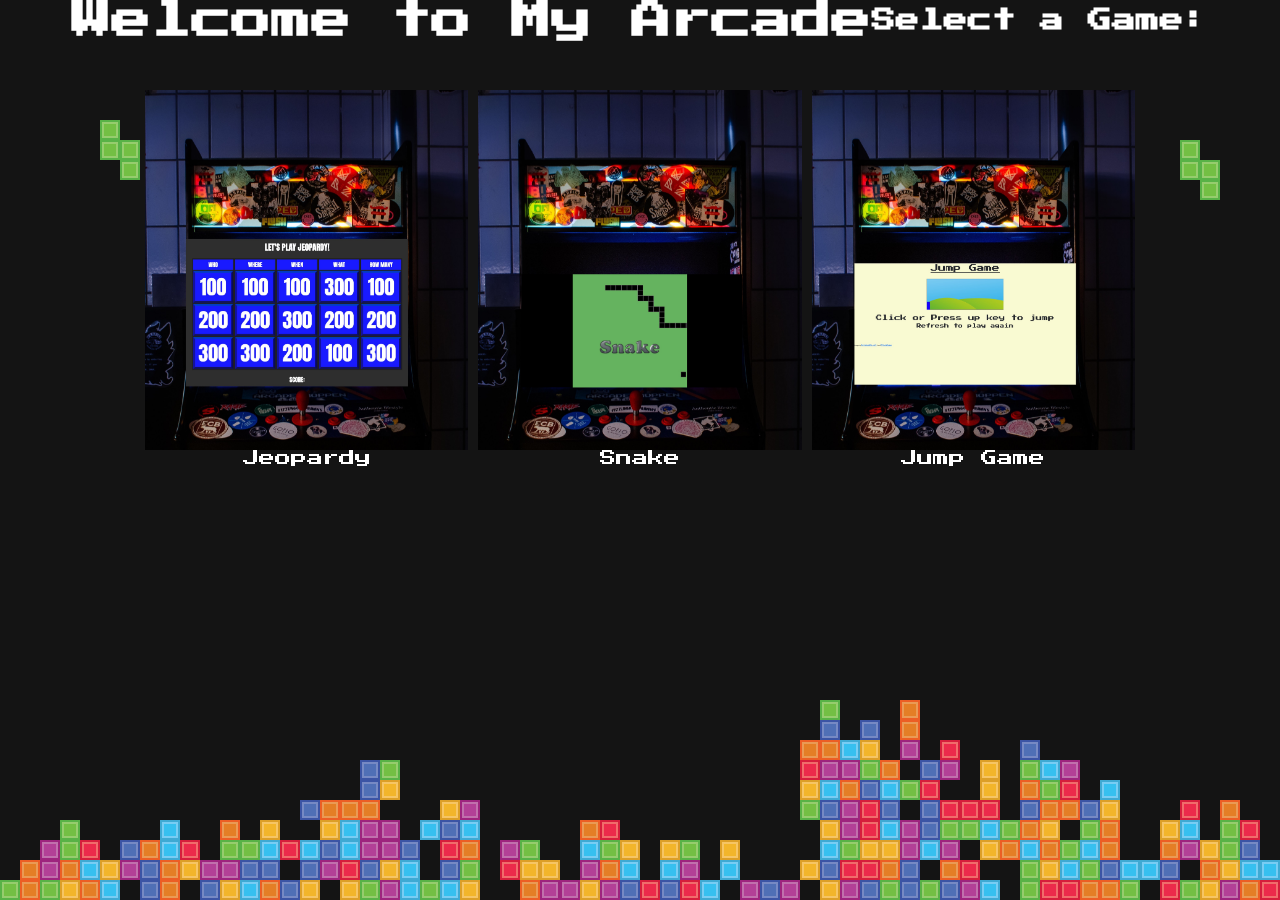
<file: Arcade/index.html>
<!DOCTYPE html>
<html lang="en">
  <head>
    <meta charset="UTF-8" />
    <link rel="icon" href="../Images/MT_Icon.png" />
    <meta http-equiv="X-UA-Compatible" content="IE=edge" />
    <meta name="viewport" content="width=device-width, initial-scale=1.0" />
    <!-- Bootstrap CSS -->
    <link
      href="https://cdn.jsdelivr.net/npm/bootstrap@5.1.2/dist/css/bootstrap.min.css"
      rel="stylesheet"
      integrity="sha384-uWxY/CJNBR+1zjPWmfnSnVxwRheevXITnMqoEIeG1LJrdI0GlVs/9cVSyPYXdcSF"
      crossorigin="anonymous"
    />
    <link rel="stylesheet" href="style.css" />
    <title>Maianne Thornton | Arcade</title>

  </head>
  <body>
    <canvas></canvas>
    <div class="text">
      <h1 class="display-1 pt-5">Welcome to My Arcade</h1>
      <h2>Select a Game:</h2>
    </div>

    <div class="container">
        <div class="game">
          <a href="jeopardygame/index.html"
            ><img
              src="Images/jeopardyGame.jpg"
              class="rounded border border-info"
              alt="Jump Game Arcade View"
          /></a>
          <p class="text">Jeopardy</p>
        </div>
        <div class="game">
          <a href="Snake/index.html"
            ><img
              src="Images/snakeGame.jpg"
              class="rounded border border-info"
              alt="Jump Game Arcade View"
          /></a>
          <p class="text">Snake</p>

        </div>
        <div class="game">
          <a href="JumpGame/index.html"
            ><img
              src="Images/jumpGame.jpg"
              class="rounded border border-info"
              alt="Jump Game Arcade View"
          /></a>
          <p class="text">Jump Game</p>
        </div>
      </div>
    </div>

    <!-- Bootstrap JS -->
    <script
      src="https://cdn.jsdelivr.net/npm/bootstrap@5.1.2/dist/js/bootstrap.bundle.min.js"
      integrity="sha384-kQtW33rZJAHjgefvhyyzcGF3C5TFyBQBA13V1RKPf4uH+bwyzQxZ6CmMZHmNBEfJ"
      crossorigin="anonymous"
    ></script>
    <script src="script.js"></script>
  </body>
</html>
</file>
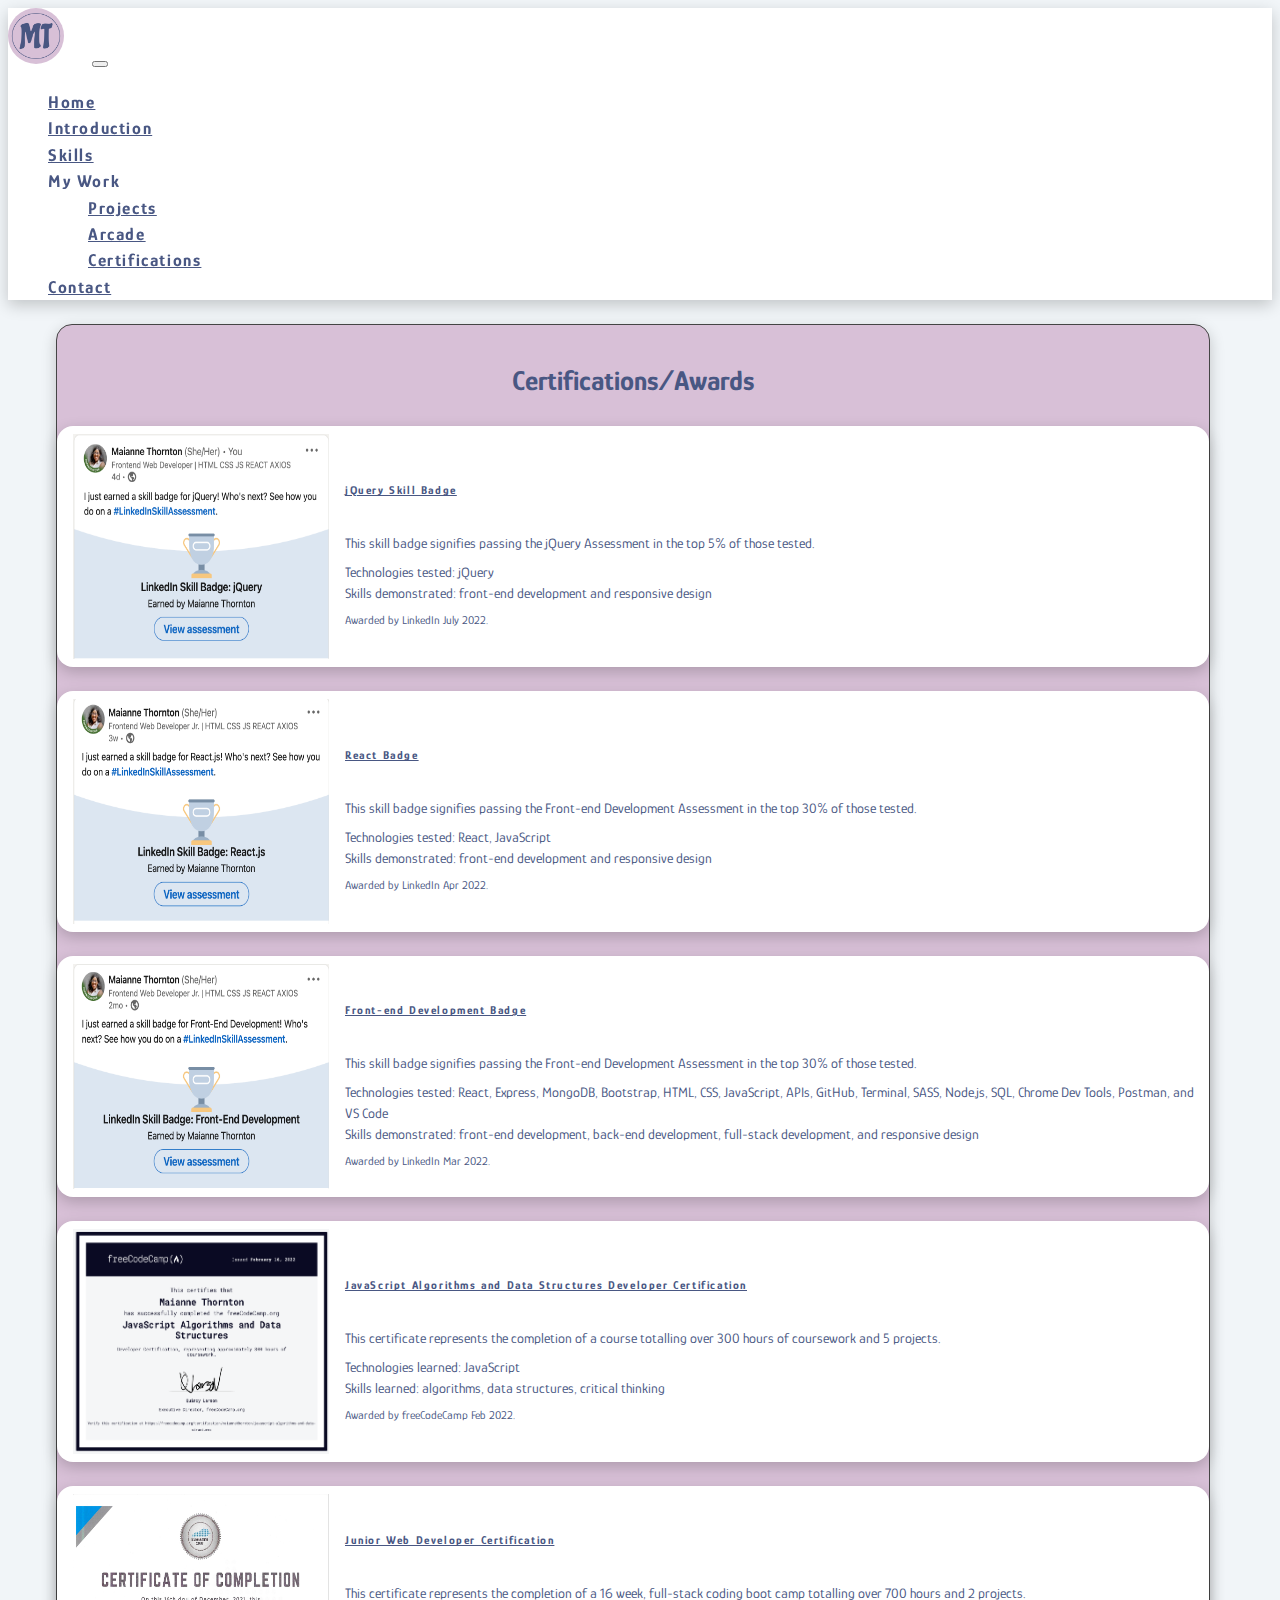
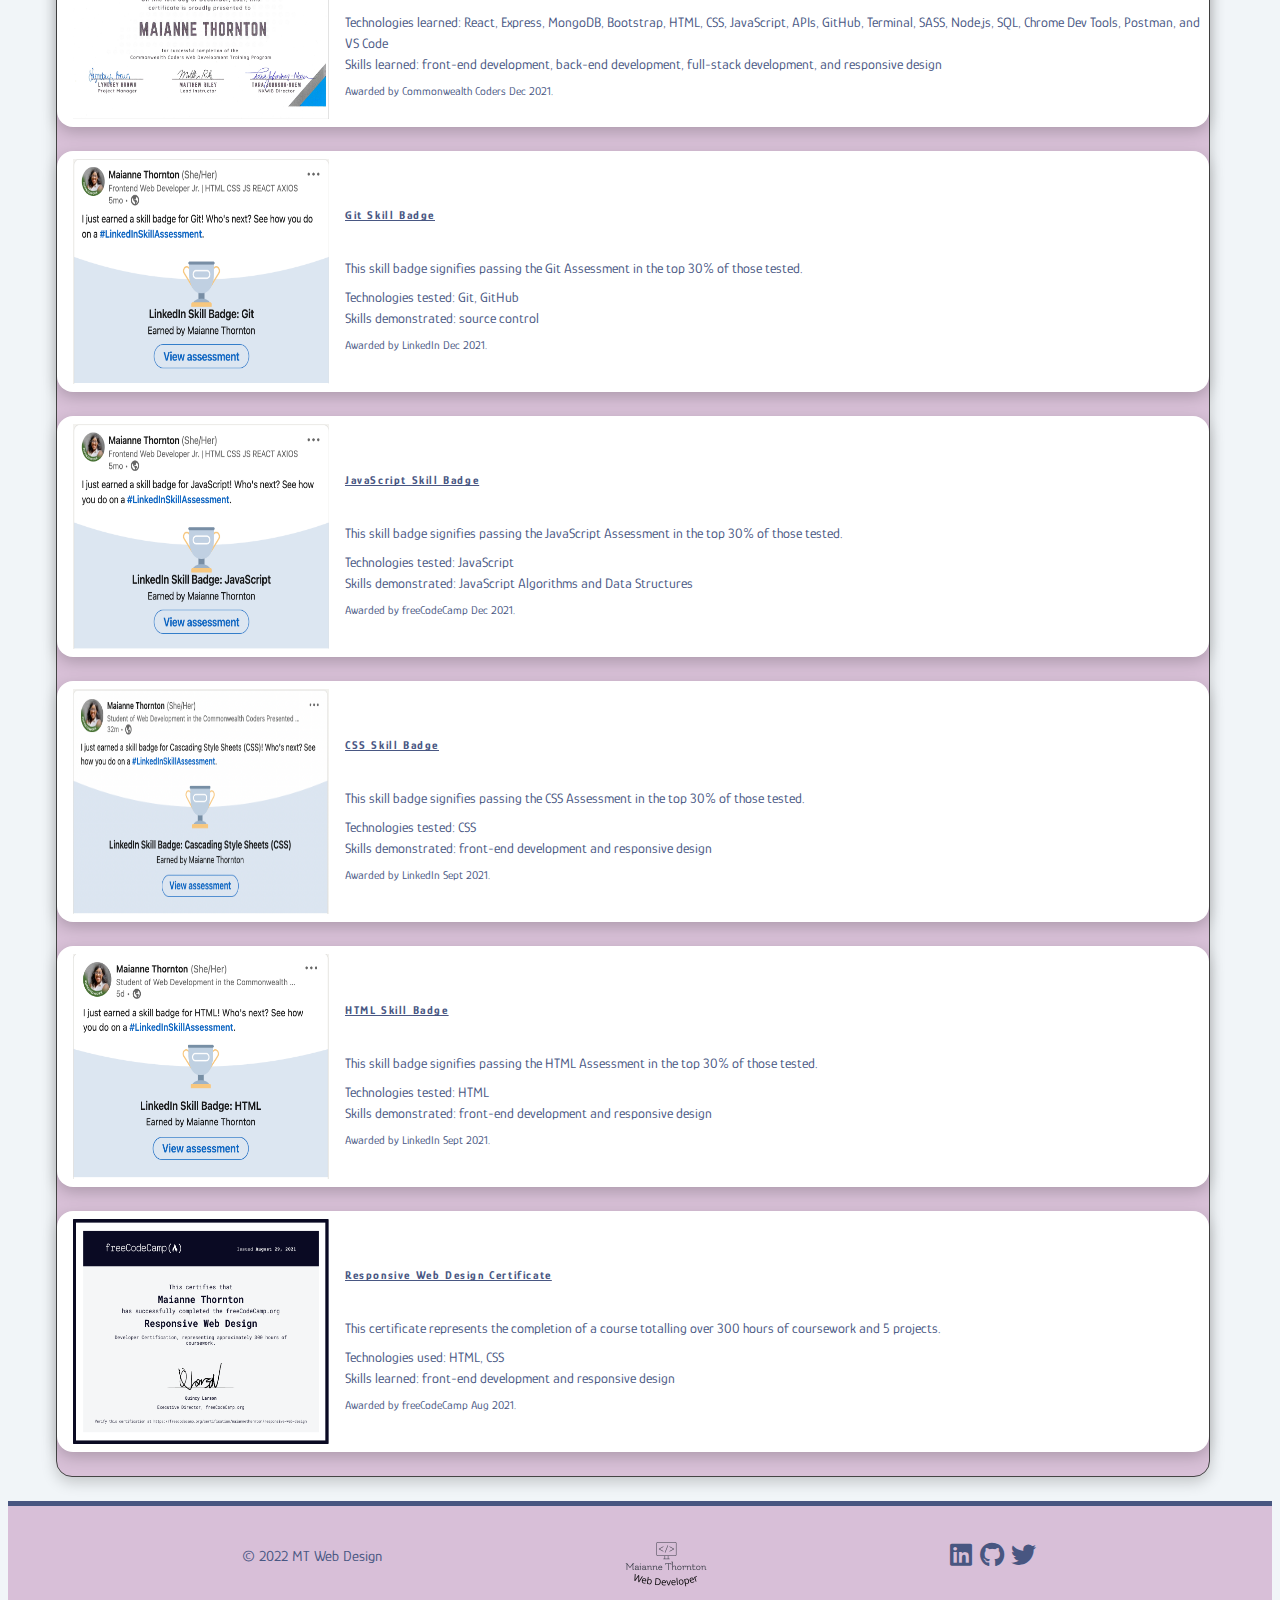
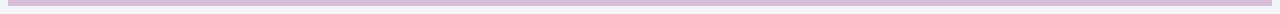
<file: Certifications/index.html>
<!DOCTYPE html>
<html lang="en">
  <head>
    <meta charset="UTF-8" />
    <link rel="icon" href="../Images/MT_Icon.png" />
    <meta http-equiv="X-UA-Compatible" content="IE=edge" />
    <meta name="viewport" content="width=device-width, initial-scale=1.0" />
    <meta name="description" content="Web Design Portfolio" />
    <meta name="author" content="Maianne Thornton" />
    <!-- Bootstrap Link -->
    <link
      href="https://cdn.jsdelivr.net/npm/bootstrap@5.1.1/dist/css/bootstrap.min.css"
      rel="stylesheet"
      integrity="sha384-F3w7mX95PdgyTmZZMECAngseQB83DfGTowi0iMjiWaeVhAn4FJkqJByhZMI3AhiU"
      crossorigin="anonymous"
    />
    <!-- Font Awesome Link -->
    <link
      rel="stylesheet"
      href="https://cdnjs.cloudflare.com/ajax/libs/font-awesome/6.1.1/css/all.min.css"
    />
    <link rel="stylesheet" href="main.css" />
    <title>Maianne Thornton | Certifications</title>
  </head>
  <body>

    <!-- NAVBAR SECTION NAVBAR SECTION -->
<nav class="navbar navbar-expand-lg navbar-light bg-light m-0 p-10">
  <div class="container-fluid  p-0">
    <img src="../Images/MT_Icon.png" alt="icon" class="icon" />
    <button class="navbar-toggler" type="button" data-bs-toggle="collapse" data-bs-target="#navbarNavDropdown" aria-controls="navbarNavDropdown" aria-expanded="false" aria-label="Toggle navigation">
      <span class="navbar-toggler-icon"></span>
    </button>
  <div class="collapse navbar-collapse me-0 " id="navbarNavDropdown">
    <ul class="navbar-nav">
      <li class="nav-item">
        <a class="nav-link active" aria-current="page" href="../index.html">Home</a>
        </li>
        <li class="nav-item">
          <a class="nav-link active" aria-current="page" href="../index.html#intro">Introduction</a>
        </li>
        <li class="nav-item">
          <a class="nav-link active" aria-current="page" href="../index.html#gallery"> Skills</a>
        </li>
      <li class="nav-item dropdown">
        <a class="nav-link dropdown-toggle active" id="navbarDropdownMenuLink" role="button" data-bs-toggle="dropdown" aria-expanded="false">
          My Work</a>
        <ul class="dropdown-menu" aria-labelledby="navbarDropdownMenuLink">
          <li><a class="dropdown-item nav-link" href="../Projects/index.html">Projects</a></li>
          <li><a class="dropdown-item nav-link" href="../Arcade/index.html">Arcade</a></li>
          <li><a class="dropdown-item nav-link" href="../Certifications/index.html">Certifications</a></li>
        </ul> 
      </li>
      <li class="nav-item">
        <a class="nav-link active" aria-current="page" href="../Contact/index.html">Contact</a>
      </li>
    </ul>
  </div>
</div>
</nav>
<main>
  <!-- Scroll to Top Button Scroll to Top Button Scroll to Top Button -->
  <button onclick="topFunction()" id="myBtn" title="Go to top"><i class="fas fa-arrow-up"></i></button>

  <!-- CERTIFICATES SECTION -->
    <div class="container p-4 certificates">
      <h1 id="certifications">Certifications/Awards</h1>
      <div class="card-cert">
        <img src="../Images/jQueryBadge.png" alt="HTML Badge" />
        <div class="card-body">
          <a href="https://www.linkedin.com/in/maiannethornton/" target="_blank"
            ><h5 class="card-title">jQuery Skill Badge</h5></a
          >
          <p class="card-text">
            This skill badge signifies passing the jQuery Assessment in the top
            5% of those tested.
          </p>
          <ul>
            <li>Technologies tested: jQuery</li>
            <li>
              Skills demonstrated: front-end development and responsive design
            </li>
          </ul>
          <small class="text-muted">Awarded by LinkedIn July 2022.</small>
        </div>
      </div>
      <div class="card-cert">
        <img src="../Images/ReactBadge.png" alt="React JS Badge" />
        <div class="card-body">
          <a href="https://www.linkedin.com/in/maiannethornton" target="_blank"
            ><h5 class="card-title">React Badge</h5></a
          >
          <p class="card-text">
            This skill badge signifies passing the Front-end Development
            Assessment in the top 30% of those tested.
          </p>
          <ul>
            <li>Technologies tested: React, JavaScript</li>
            <li>
              Skills demonstrated: front-end development and responsive design
            </li>
          </ul>
          <small class="text-muted">Awarded by LinkedIn Apr 2022.</small>
        </div>
      </div>
      <div class="card-cert">
        <img
          src="../Images/FrontendDevelopmentBadge.png"
          alt="Front-end Development Badge"
        />
        <div class="card-body">
          <a href="https://www.linkedin.com/in/maiannethornton/" target="_blank"
            ><h5 class="card-title">Front-end Development Badge</h5></a
          >
          <p class="card-text">
            This skill badge signifies passing the Front-end Development
            Assessment in the top 30% of those tested.
          </p>
          <ul>
            <li>
              Technologies tested: React, Express, MongoDB, Bootstrap, HTML,
              CSS, JavaScript, APIs, GitHub, Terminal, SASS, Node.js, SQL,
              Chrome Dev Tools, Postman, and VS Code
            </li>
            <li>
              Skills demonstrated: front-end development, back-end development,
              full-stack development, and responsive design
            </li>
          </ul>
          <small class="text-muted">Awarded by LinkedIn Mar 2022.</small>
        </div>
      </div>
      <div class="card-cert">
        <img
          src="../Images/JavaScriptAlgorithms.png"
          alt="JavaScript Algorithms and Data Structures Developer Certificate"
        />
        <div class="card-body">
          <a
            href="https://www.freecodecamp.org/certification/maiannethornton/javascript-algorithms-and-data-structures
              "
            target="_blank"
            ><h5 class="card-title">
              JavaScript Algorithms and Data Structures Developer Certification
            </h5></a
          >
          <p class="card-text">
            This certificate represents the completion of a course totalling
            over 300 hours of coursework and 5 projects.
          </p>
          <ul>
            <li>Technologies learned: JavaScript</li>
            <li>
              Skills learned: algorithms, data structures, critical thinking
            </li>
          </ul>
          <small class="text-muted">Awarded by freeCodeCamp Feb 2022.</small>
        </div>
      </div>
      <div class="card-cert">
        <img
          src="../Images/CommonwealthCodersCertificate.png"
          alt="Responsive Web Design Certificate"
        />
        <div class="card-body">
          <a
            href="https://southcentralworkforce.com/index.php/commonwealth-coders/"
            target="_blank"
            ><h5 class="card-title">Junior Web Developer Certification</h5></a
          >
          <p class="card-text">
            This certificate represents the completion of a 16 week, full-stack
            coding boot camp totalling over 700 hours and 2 projects.
          </p>
          <ul>
            <li>
              Technologies learned: React, Express, MongoDB, Bootstrap, HTML,
              CSS, JavaScript, APIs, GitHub, Terminal, SASS, Node.js, SQL,
              Chrome Dev Tools, Postman, and VS Code
            </li>
            <li>
              Skills learned: front-end development, back-end development,
              full-stack development, and responsive design
            </li>
          </ul>
          <small class="text-muted"
            >Awarded by Commonwealth Coders Dec 2021.</small
          >
        </div>
      </div>
      <div class="card-cert">
        <img src="../Images/GitBadge.png" alt="Git Skill Badge" />
        <div class="card-body">
          <a href="https://www.linkedin.com/in/maiannethornton/" target="_blank"
            ><h5 class="card-title">Git Skill Badge</h5></a
          >
          <p class="card-text">
            This skill badge signifies passing the Git Assessment in the top 30%
            of those tested.
          </p>
          <ul>
            <li>Technologies tested: Git, GitHub</li>
            <li>Skills demonstrated: source control</li>
          </ul>
          <small class="text-muted">Awarded by LinkedIn Dec 2021.</small>
        </div>
      </div>
      <div class="card-cert">
        <img src="../Images/JavaScriptBadge.png" alt="JavaScript Badge" />
        <div class="card-body">
          <a href="https://www.linkedin.com/in/maiannethornton/" target="_blank"
            ><h5 class="card-title">JavaScript Skill Badge</h5></a
          >
          <p class="card-text">
            This skill badge signifies passing the JavaScript Assessment in the
            top 30% of those tested.
          </p>
          <ul>
            <li>Technologies tested: JavaScript</li>
            <li>
              Skills demonstrated: JavaScript Algorithms and Data Structures
            </li>
          </ul>
          <small class="text-muted">Awarded by freeCodeCamp Dec 2021.</small>
        </div>
      </div>
      <div class="card-cert">
        <img src="../Images/CSSBadge.png" alt="CSS Badge" />
        <div class="card-body">
          <a href="https://www.linkedin.com/in/maiannethornton/" target="_blank"
            ><h5 class="card-title">CSS Skill Badge</h5></a
          >
          <p class="card-text">
            This skill badge signifies passing the CSS Assessment in the top 30%
            of those tested.
          </p>
          <ul>
            <li>Technologies tested: CSS</li>
            <li>
              Skills demonstrated: front-end development and responsive design
            </li>
          </ul>
          <small class="text-muted">Awarded by LinkedIn Sept 2021.</small>
        </div>
      </div>
      <div class="card-cert">
        <img src="../Images/HTMLBadge.png" alt="HTML Badge" />
        <div class="card-body">
          <a href="https://www.linkedin.com/in/maiannethornton/" target="_blank"
            ><h5 class="card-title">HTML Skill Badge</h5></a
          >
          <p class="card-text">
            This skill badge signifies passing the HTML Assessment in the top
            30% of those tested.
          </p>
          <ul>
            <li>Technologies tested: HTML</li>
            <li>
              Skills demonstrated: front-end development and responsive design
            </li>
          </ul>
          <small class="text-muted">Awarded by LinkedIn Sept 2021.</small>
        </div>
      </div>
      <div class="card-cert">
        <img
          src="../Images/responsiveWebDesignCertification.png"
          alt="Responsive Web Design Certificate"
        />
        <div class="card-body">
          <a
            href="https://www.freecodecamp.org/certification/maiannethornton/responsive-web-design"
            target="_blank"
            ><h5 class="card-title">Responsive Web Design Certificate</h5></a
          >
          <p class="card-text">
            This certificate represents the completion of a course totalling
            over 300 hours of coursework and 5 projects.
          </p>
          <ul>
            <li>Technologies used: HTML, CSS</li>
            <li>Skills learned: front-end development and responsive design</li>
          </ul>
          <small class="text-muted">Awarded by freeCodeCamp Aug 2021.</small>
        </div>
      </div>
      </div>
    </div>
</main>
    <!-- Footer -->
  <div id="footer">
    <p class="text-muted mb-0">© 2022 MT Web Design</p>
    <img id="logo" class="img-fluid width: 100% height: auto" src="../Images/Logo.png" alt="Business Logo">
    <div class="fa">
      <a href="https://www.linkedin.com/in/maiannethornton/" target="_blank"><i class="fab fa-linkedin"></i></a>
      <a href="https://github.com/MaianneThornton" target="_blank"><i class="fab fa-github"></i></a>
      <a href="https://twitter.com/MaianneThornton" target="_blank"><i class="fab fa-twitter"></i></a>
    </div>
    <!-- Bootstrap JS Link -->
    <script src="https://cdn.jsdelivr.net/npm/bootstrap@5.1.1/dist/js/bootstrap.bundle.min.js"
      integrity="sha384-/bQdsTh/da6pkI1MST/rWKFNjaCP5gBSY4sEBT38Q/9RBh9AH40zEOg7Hlq2THRZ"
      crossorigin="anonymous"></script>
    <script src="script.js"></script>
  </body>
</html>
</file>
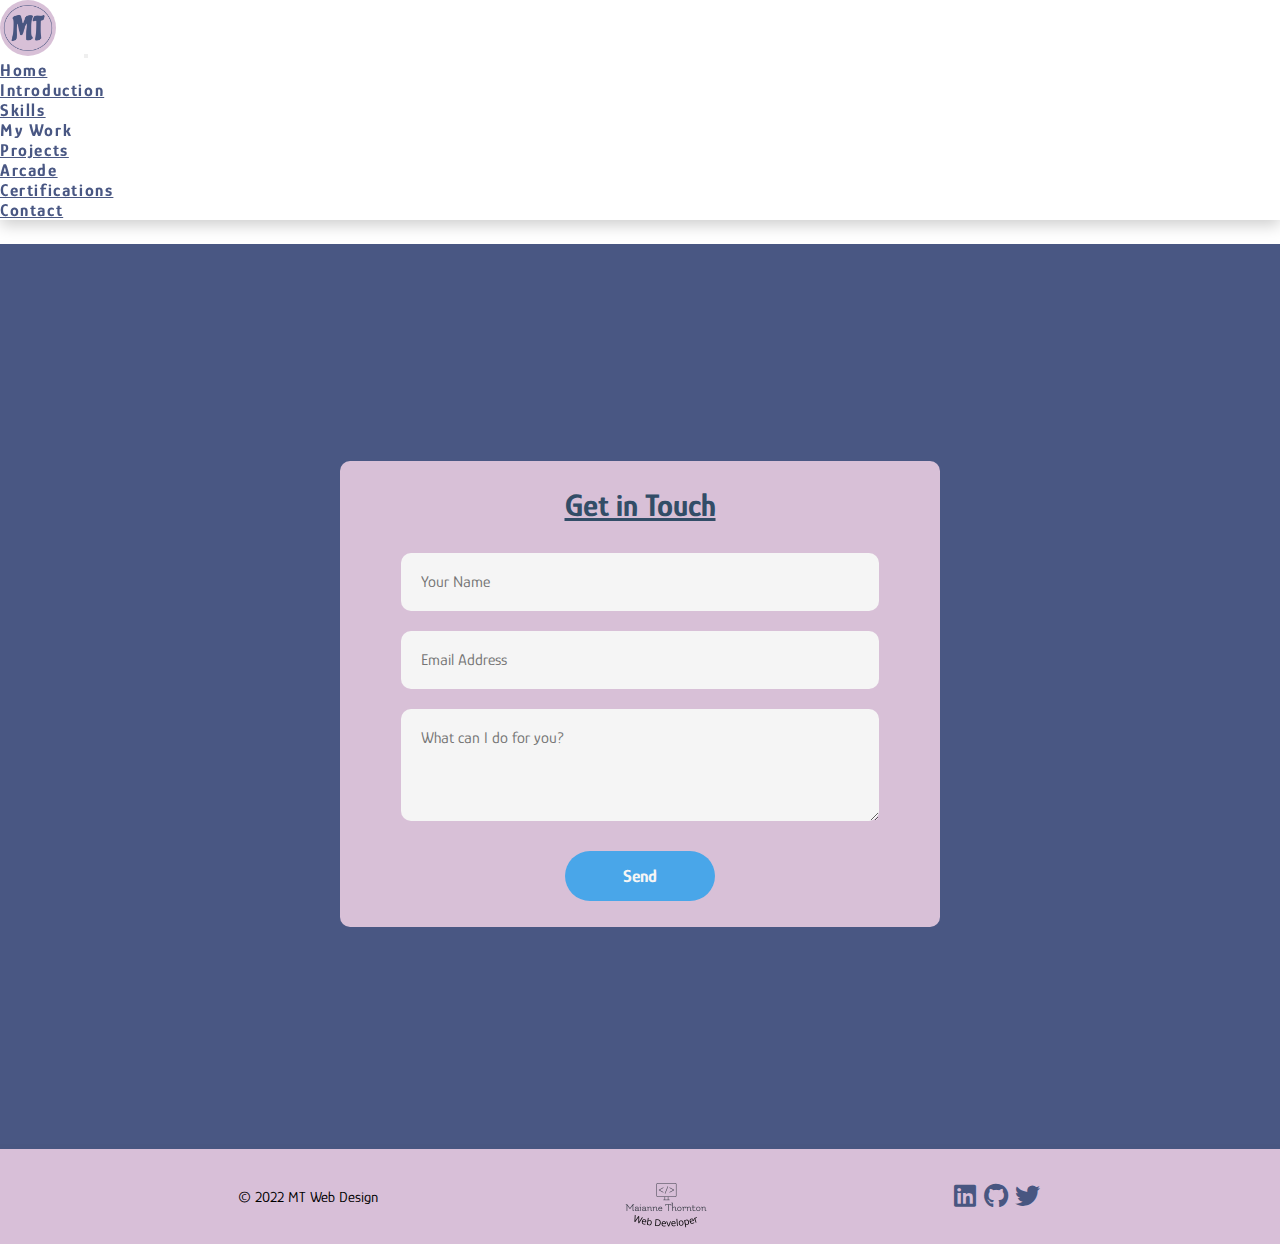
<file: Contact/index.html>
<!DOCTYPE html>
<html lang="en">
  <head>
    <meta charset="UTF-8" />
    <link rel="icon" href="../Images/MT_Icon.png" />
    <meta http-equiv="X-UA-Compatible" content="IE=edge" />
    <meta name="viewport" content="width=device-width, initial-scale=1.0" />
    <meta name="description" content="Web Design Portfolio" />
    <meta name="author" content="Maianne Thornton" />
    <link rel="stylesheet" href="main.css" />
    <!-- Bootstrap Link -->
    <link
      href="https://cdn.jsdelivr.net/npm/bootstrap@5.1.1/dist/css/bootstrap.min.css"
      rel="stylesheet"
      integrity="sha384-F3w7mX95PdgyTmZZMECAngseQB83DfGTowi0iMjiWaeVhAn4FJkqJByhZMI3AhiU"
      crossorigin="anonymous"
    />
    <!-- Font Awesome Link -->
    <link
      rel="stylesheet"
      href="https://cdnjs.cloudflare.com/ajax/libs/font-awesome/6.1.1/css/all.min.css"
    />
    <title>Maianne Thornton | Contact</title>
  </head>
  <body>
    <!-- NAVBAR SECTION NAVBAR SECTION -->
<nav class="navbar navbar-expand-lg navbar-light bg-light m-0 p-10">
  <div class="container-fluid  p-0">
    <img src="../Images/MT_Icon.png" alt="icon" class="icon" />
    <button class="navbar-toggler" type="button" data-bs-toggle="collapse" data-bs-target="#navbarNavDropdown" aria-controls="navbarNavDropdown" aria-expanded="false" aria-label="Toggle navigation">
      <span class="navbar-toggler-icon"></span>
    </button>
  <div class="collapse navbar-collapse me-0 " id="navbarNavDropdown">
    <ul class="navbar-nav">
      <li class="nav-item">
        <a class="nav-link active" aria-current="page" href="../index.html">Home</a>
        </li>
        <li class="nav-item">
          <a class="nav-link active" aria-current="page" href="../index.html#intro">Introduction</a>
        </li>
        <li class="nav-item">
          <a class="nav-link active" aria-current="page" href="../index.html#gallery"> Skills</a>
        </li>
      <li class="nav-item dropdown">
        <a class="nav-link dropdown-toggle active" id="navbarDropdownMenuLink" role="button" data-bs-toggle="dropdown" aria-expanded="false">
          My Work</a>
        <ul class="dropdown-menu" aria-labelledby="navbarDropdownMenuLink">
          <li><a class="dropdown-item nav-link" href="../Projects/index.html">Projects</a></li>
          <li><a class="dropdown-item nav-link" href="../Arcade/index.html">Arcade</a></li>
          <li><a class="dropdown-item nav-link" href="../Certifications/index.html">Certifications</a></li>
        </ul> 
      </li>
      <li class="nav-item">
        <a class="nav-link active" aria-current="page" href="../Contact/index.html">Contact</a>
      </li>
    </ul>
  </div>
</div>
</nav>
<main>
  <!-- Scroll to Top Button Scroll to Top Button Scroll to Top Button -->
  <button onclick="topFunction()" id="myBtn" title="Go to top"><i class="fas fa-arrow-up"></i></button>
    <!-- https://formsubmit.co/ -->
    <div class="section">
      <form
        action="https://formsubmit.co/86fd7d94c6192afd4ddd5ec03be4d69b"
        method="POST"
      >
        <h1>Get in Touch</h1>
        <input type="hidden" name="_subject" value="New Contact Form Inquiry" />
        <input
          type="hidden"
          name="_autoresponse"
          value="Thank you for reaching out. Below you will find a copy of your form information. I'll be in touch!"
        />
        <input
          type="hidden"
          name="_next"
          value="https://maiannethornton.netlify.app/contact/thanks.html"
        />
        <input
          type="text"
          id="name"
          name="name"
          placeholder="Your Name"
          required
        />
        <input type="email" name="email" placeholder="Email Address" required />
        <textarea
          id="message"
          rows="4"
          name="textarea"
          placeholder="What can I do for you?"
        ></textarea>
        <button type="submit">Send</button>
      </form>
    </div>
<!-- Footer -->
<div id="footer">
  <p class="text-muted mb-0">© 2022 MT Web Design</p>
  <img id="logo" class="img-fluid width: 100% height: auto" src="../Images/Logo.png" alt="Business Logo">
  <div class="fa">
    <a href="https://www.linkedin.com/in/maiannethornton/" target="_blank"><i class="fab fa-linkedin"></i></a>
    <a href="https://github.com/MaianneThornton" target="_blank"><i class="fab fa-github"></i></a>
    <a href="https://twitter.com/MaianneThornton" target="_blank"><i class="fab fa-twitter"></i></a>
  </div>
  <!-- Bootstrap JS Link -->
  <script src="https://cdn.jsdelivr.net/npm/bootstrap@5.1.1/dist/js/bootstrap.bundle.min.js"
    integrity="sha384-/bQdsTh/da6pkI1MST/rWKFNjaCP5gBSY4sEBT38Q/9RBh9AH40zEOg7Hlq2THRZ"
    crossorigin="anonymous"></script>
    <script src="script.js"></script>
    </main>
  </body>
</html>
</file>
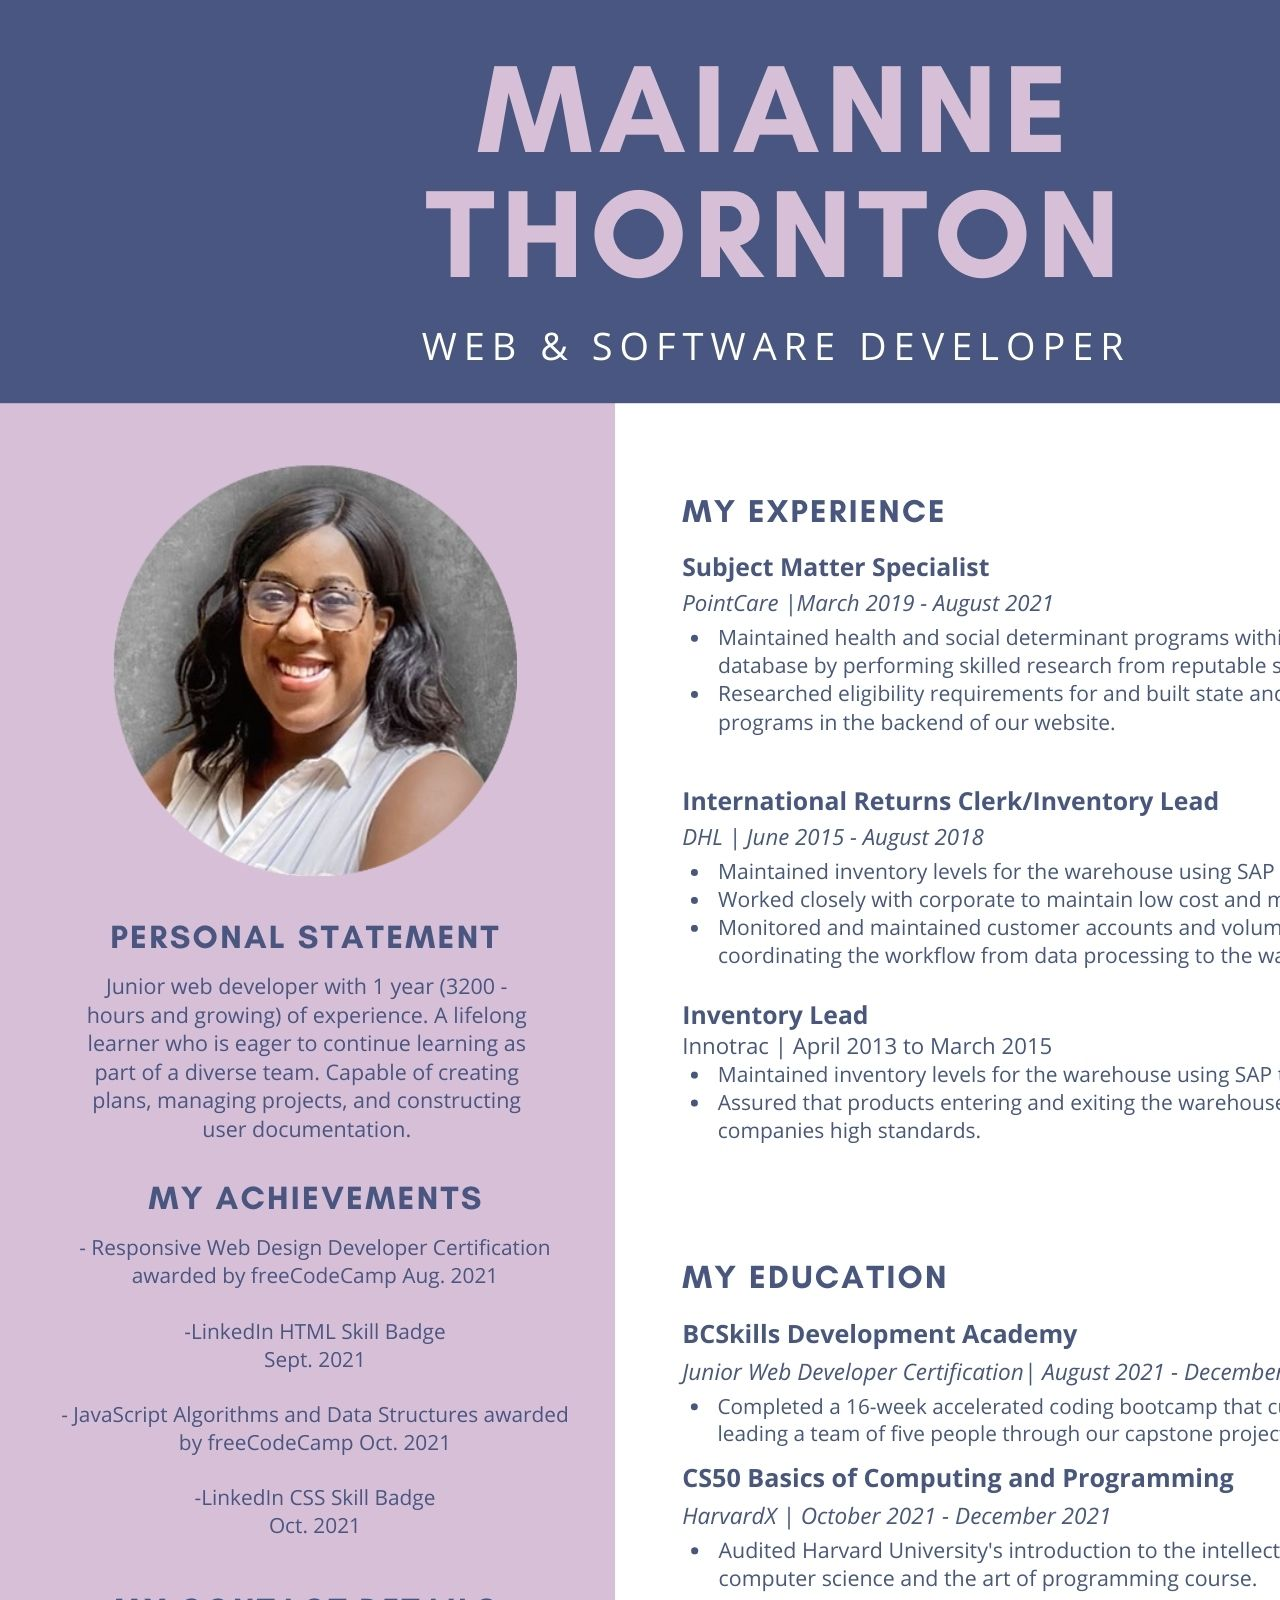
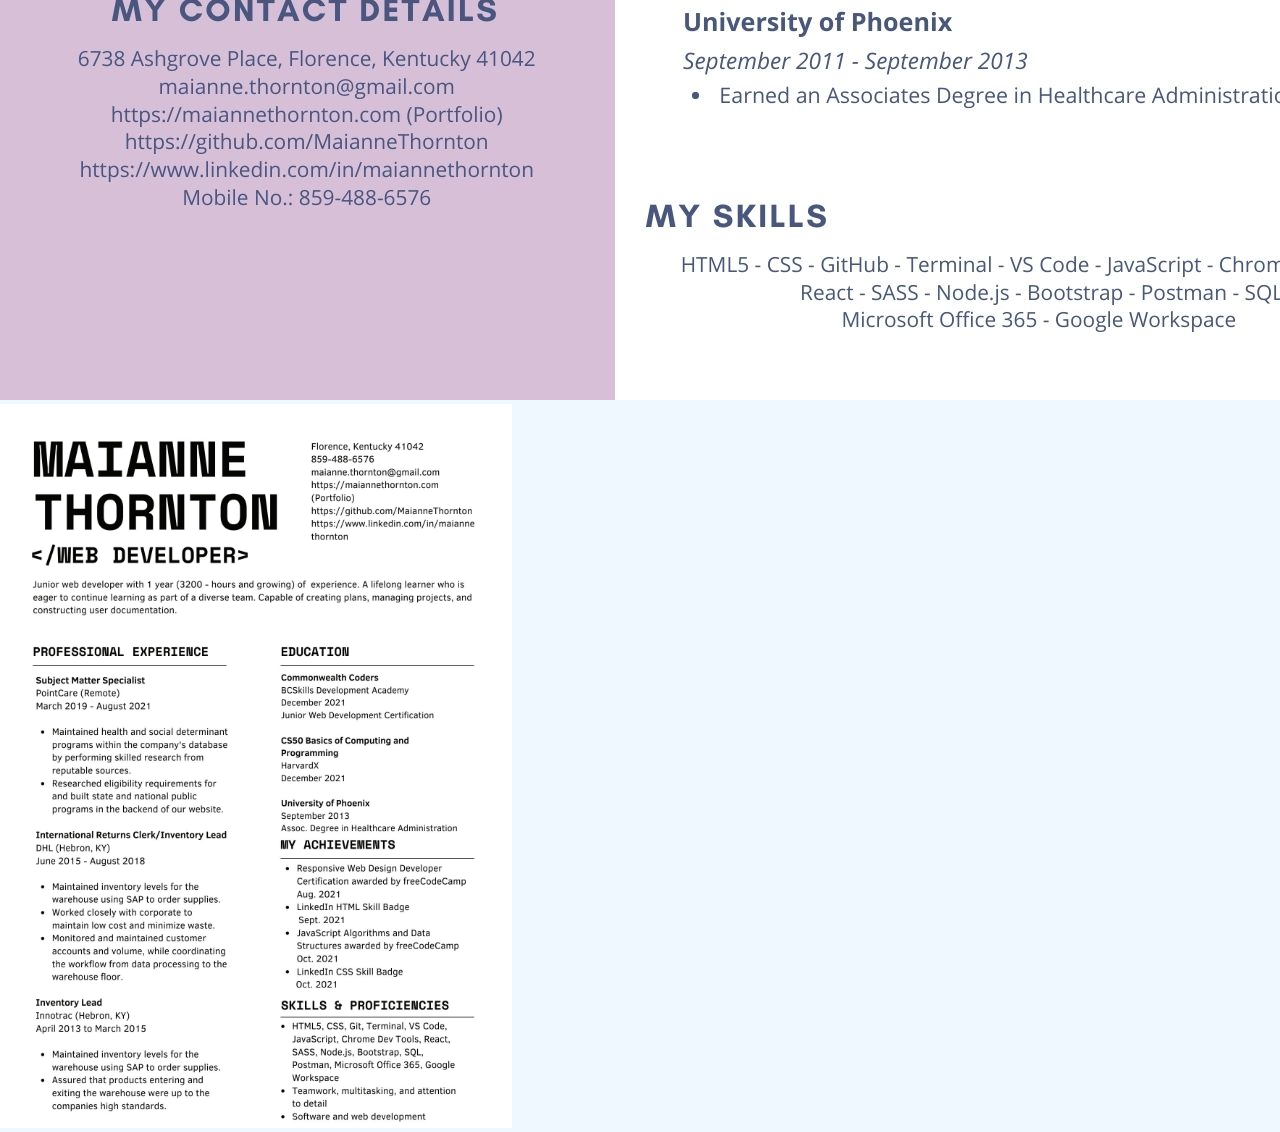
<file: Resume/index.html>
<!DOCTYPE html>
<html lang="en">
  <head>
    <meta charset="UTF-8" />
    <meta http-equiv="X-UA-Compatible" content="IE=edge" />
    <meta name="viewport" content="width=device-width, initial-scale=1.0" />
    <meta name="description" content="Web Design Portfolio" />
    <meta name="author" content="Maianne Thornton" />
    <!-- Bootstrap Link -->
    <link
      href="https://cdn.jsdelivr.net/npm/bootstrap@5.1.1/dist/css/bootstrap.min.css"
      rel="stylesheet"
      integrity="sha384-F3w7mX95PdgyTmZZMECAngseQB83DfGTowi0iMjiWaeVhAn4FJkqJByhZMI3AhiU"
      crossorigin="anonymous"
    />
    <link rel="stylesheet" href="style.css" />
    <title>Current Resume</title>

    <div class="res1 container d-flex justify-content-center align-items-center">
      <img
        src="ResumeFall21.jpg"
        class="img-fluid rounded border"
        alt="Current Resume"
      />
      <img
        src="techResumeFall21.jpg"
        class="res2 img-fluid rounded border m-2"
        alt="Technical Resume"
      />
    </div>
  </head>
  <body>
    <!-- Bootstrap JS Link -->
    <script
      src="https://cdn.jsdelivr.net/npm/bootstrap@5.1.1/dist/js/bootstrap.bundle.min.js"
      integrity="sha384-/bQdsTh/da6pkI1MST/rWKFNjaCP5gBSY4sEBT38Q/9RBh9AH40zEOg7Hlq2THRZ"
      crossorigin="anonymous"
    ></script>
  </body>
</html>
</file>
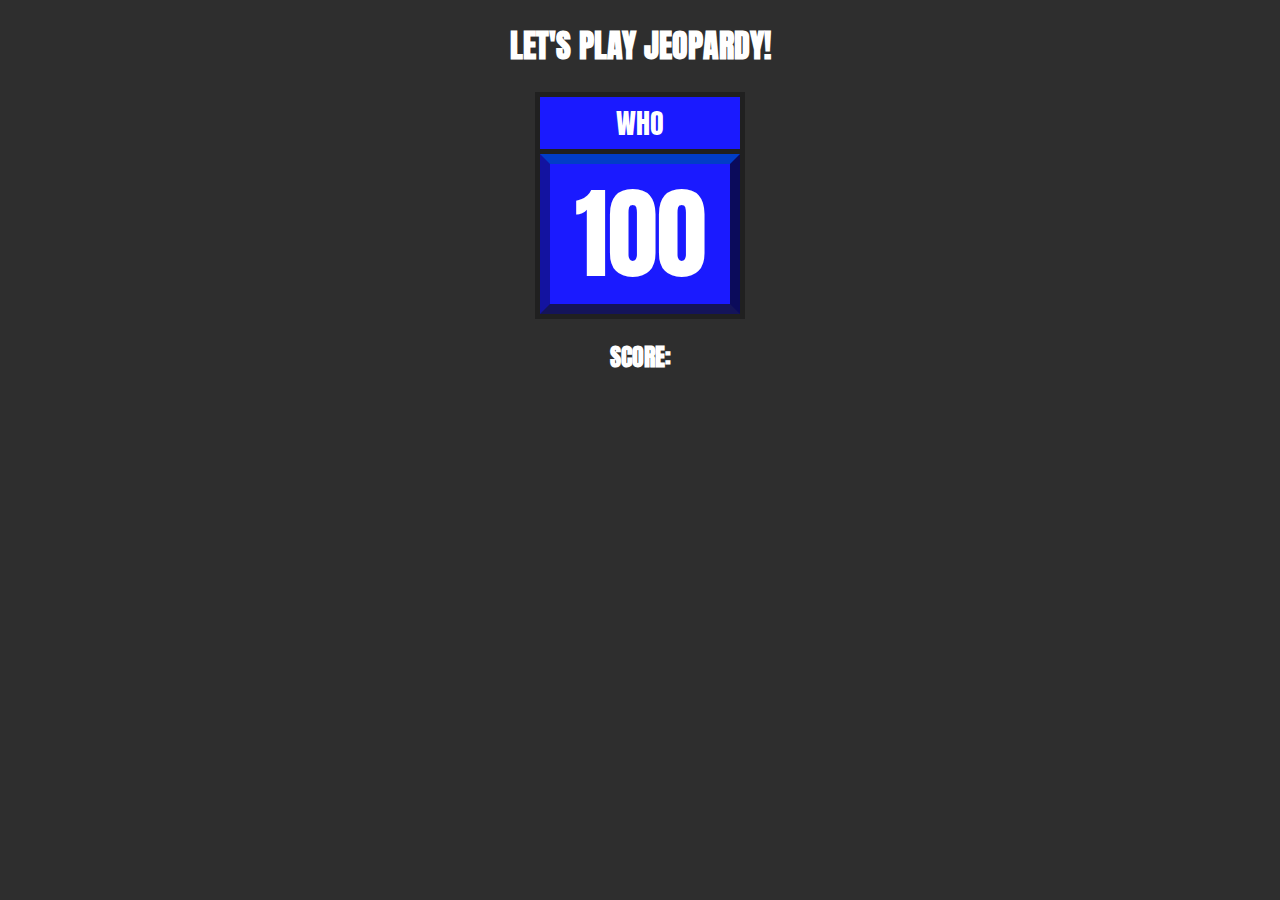
<file: Arcade/JeopardyGame/index.html>
<!DOCTYPE html>
<html lang="en">
  <head>
    <meta charset="UTF-8" />
    <meta http-equiv="X-UA-Compatible" content="IE=edge" />
    <meta name="viewport" content="width=device-width, initial-scale=1.0" />
    <meta name="description" content="Jeopardy Game" />
    <meta name="author" content="Maianne Thornton" />
    <title>Jeopardy</title>
    <link rel="stylesheet" href="styles.css" />
  </head>
  <body>
    <h1>LET'S PLAY JEOPARDY!</h1>
    <div id="game"></div>

    <h2>SCORE: <span id="score"></span></h2>

    <script src="app.js"></script>
  </body>
</html>
</file>
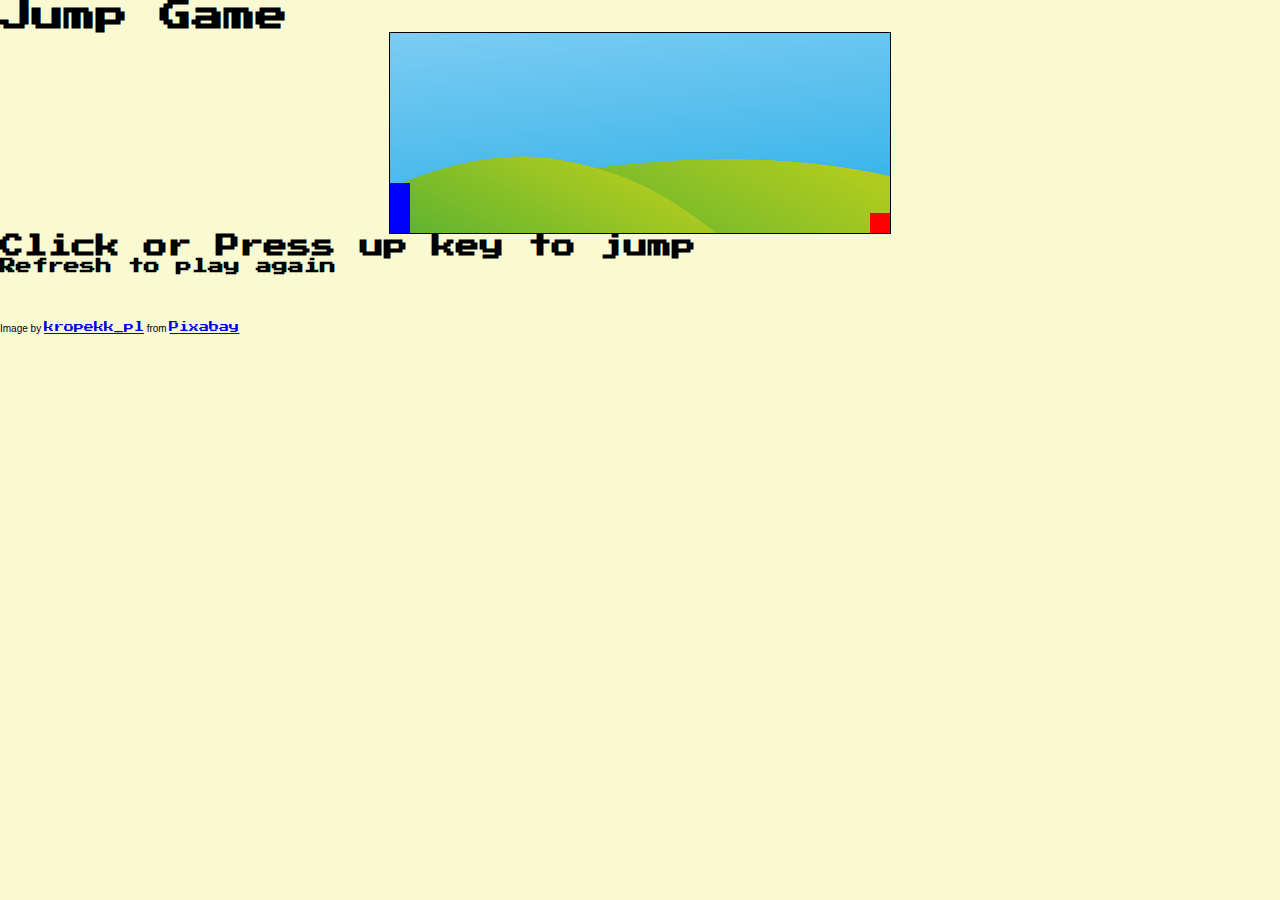
<file: Arcade/JumpGame/index.html>
<!DOCTYPE html>
<html lang="en" onkeyup="jump()" onclick="jump()">

<head>
  <meta charset="UTF-8">
  <meta http-equiv="X-UA-Compatible" content="IE=edge">
  <meta name="viewport" content="width=device-width, initial-scale=1.0">
  <meta name="description" content="Jump Game">
  <meta name="author" content="Maianne Thornton">
  <link href="https://cdn.jsdelivr.net/npm/bootstrap@5.1.1/dist/css/bootstrap.min.css" rel="stylesheet"
    integrity="sha384-F3w7mX95PdgyTmZZMECAngseQB83DfGTowi0iMjiWaeVhAn4FJkqJByhZMI3AhiU" crossorigin="anonymous">
  <link rel="stylesheet" href="style.css">
  <title>Jump Game</title>
</head>

<body>
  <header>
    <h1 class="d-flex justify-content-center text-decoration-underline pb-4">Jump Game</h1>
  </header>

  <div id="game">
    <div id="character"></div>
    <div id="block"></div>
  </div>

  <div>
    <h2 class="d-flex justify-content-center pt-4">Click or Press up key to jump</h2>
    <h4 class="d-flex justify-content-center">Refresh to play again</h4>
  </div>
  <!-- Insert Link back to Arcade Here -->
  <br>
<br>
<br>
  <div>
    <p>Image by <a
        href="https://pixabay.com/users/kropekk_pl-114936/?utm_source=link-attribution&amp;utm_medium=referral&amp;utm_campaign=image&amp;utm_content=352166">kropekk_pl</a>
      from <a
        href="https://pixabay.com/?utm_source=link-attribution&amp;utm_medium=referral&amp;utm_campaign=image&amp;utm_content=352166">Pixabay</a>
    </p>
  </div>

  <script src="script.js"></script>
  <script src="https://cdn.jsdelivr.net/npm/bootstrap@5.1.1/dist/js/bootstrap.bundle.min.js"
    integrity="sha384-/bQdsTh/da6pkI1MST/rWKFNjaCP5gBSY4sEBT38Q/9RBh9AH40zEOg7Hlq2THRZ"
    crossorigin="anonymous"></script>
</body>

</html>
</file>
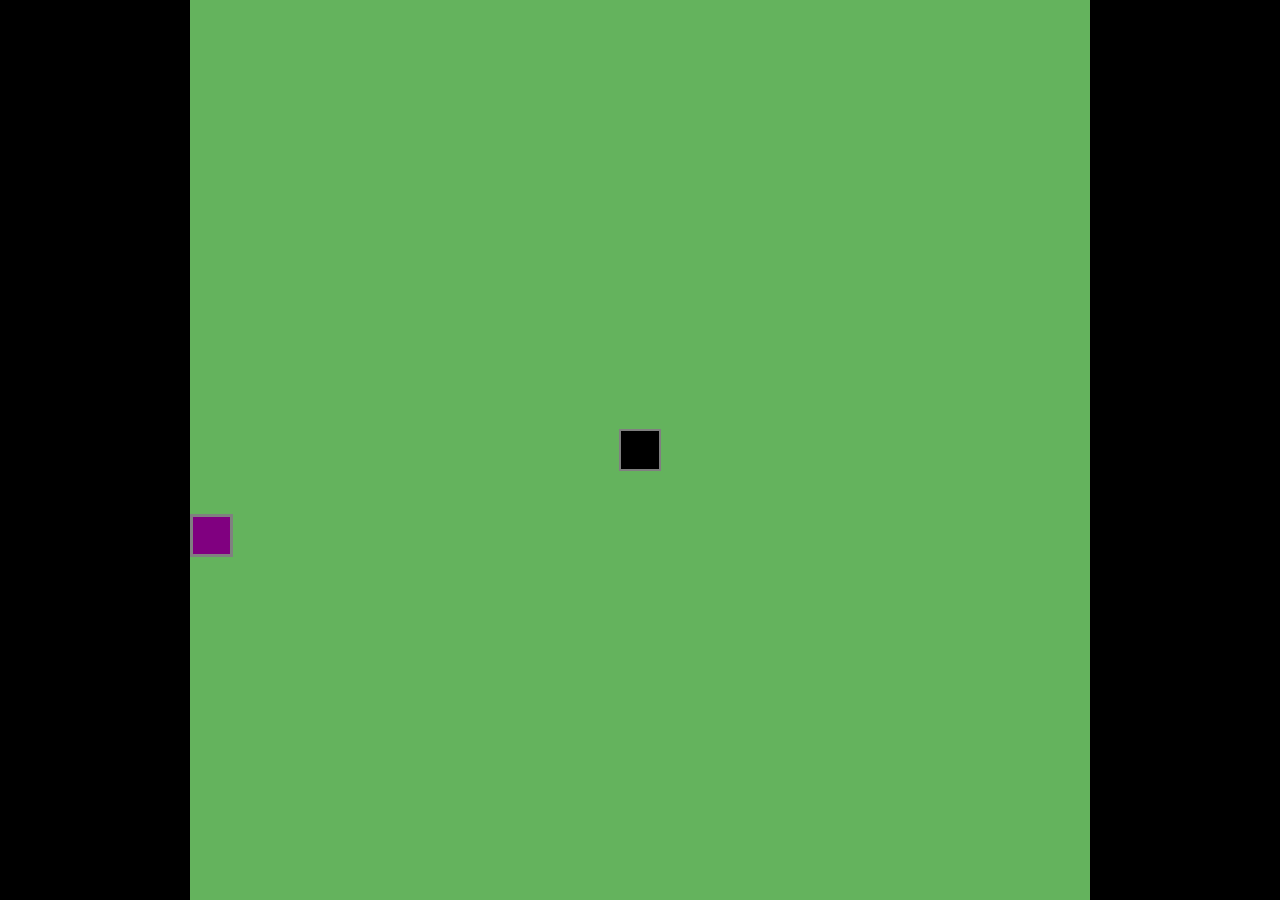
<file: Arcade/Snake/index.html>
<!DOCTYPE html>
<html lang="en">
  <head>
    <meta charset="UTF-8" />
    <meta http-equiv="X-UA-Compatible" content="IE=edge" />
    <meta name="viewport" content="width=device-width, initial-scale=1.0" />
    <meta name="description" content="Snake Game" />
    <meta name="author" content="Maianne Thornton" />
    <link rel="stylesheet" href="styles.css" />
    <title>Snake Game</title>
  </head>
  <body>
    <div id="game-board"></div>
    <script src="script.js" type="module"></script>
  </body>
</html>
</file>
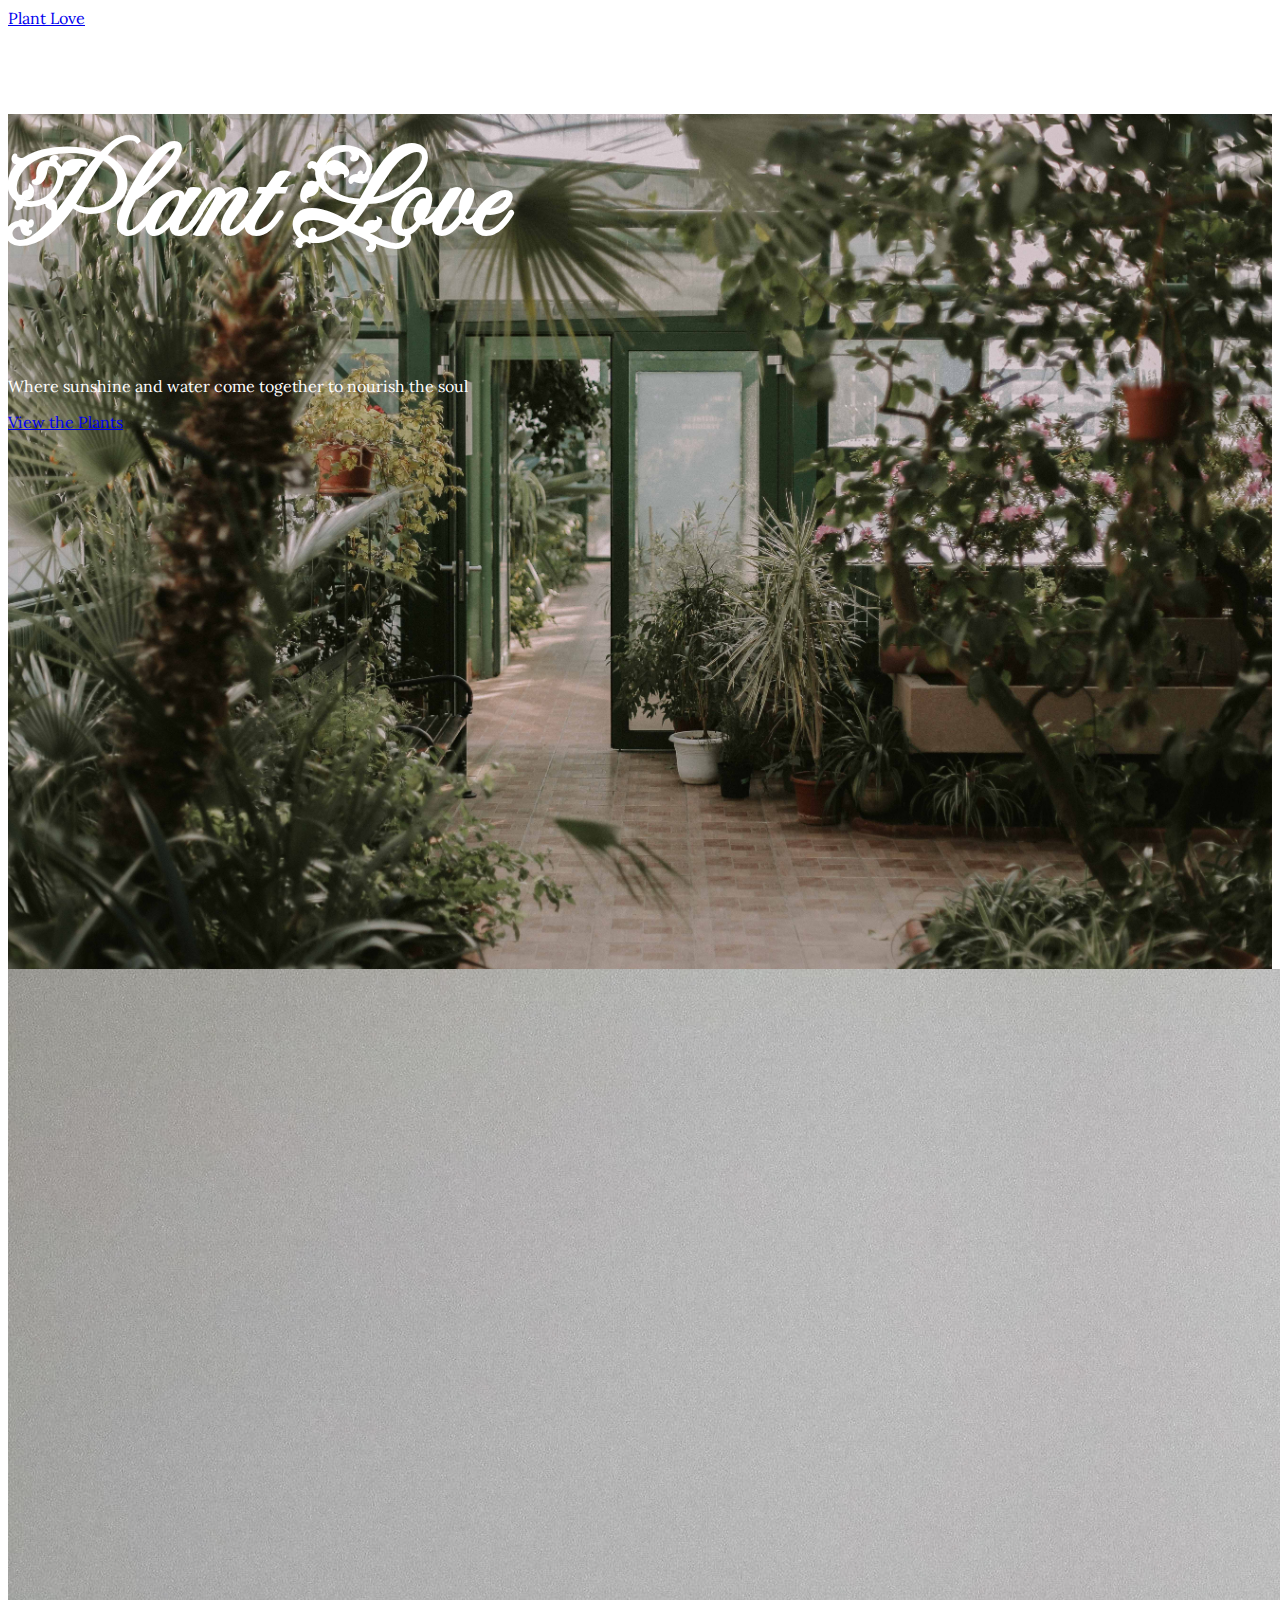
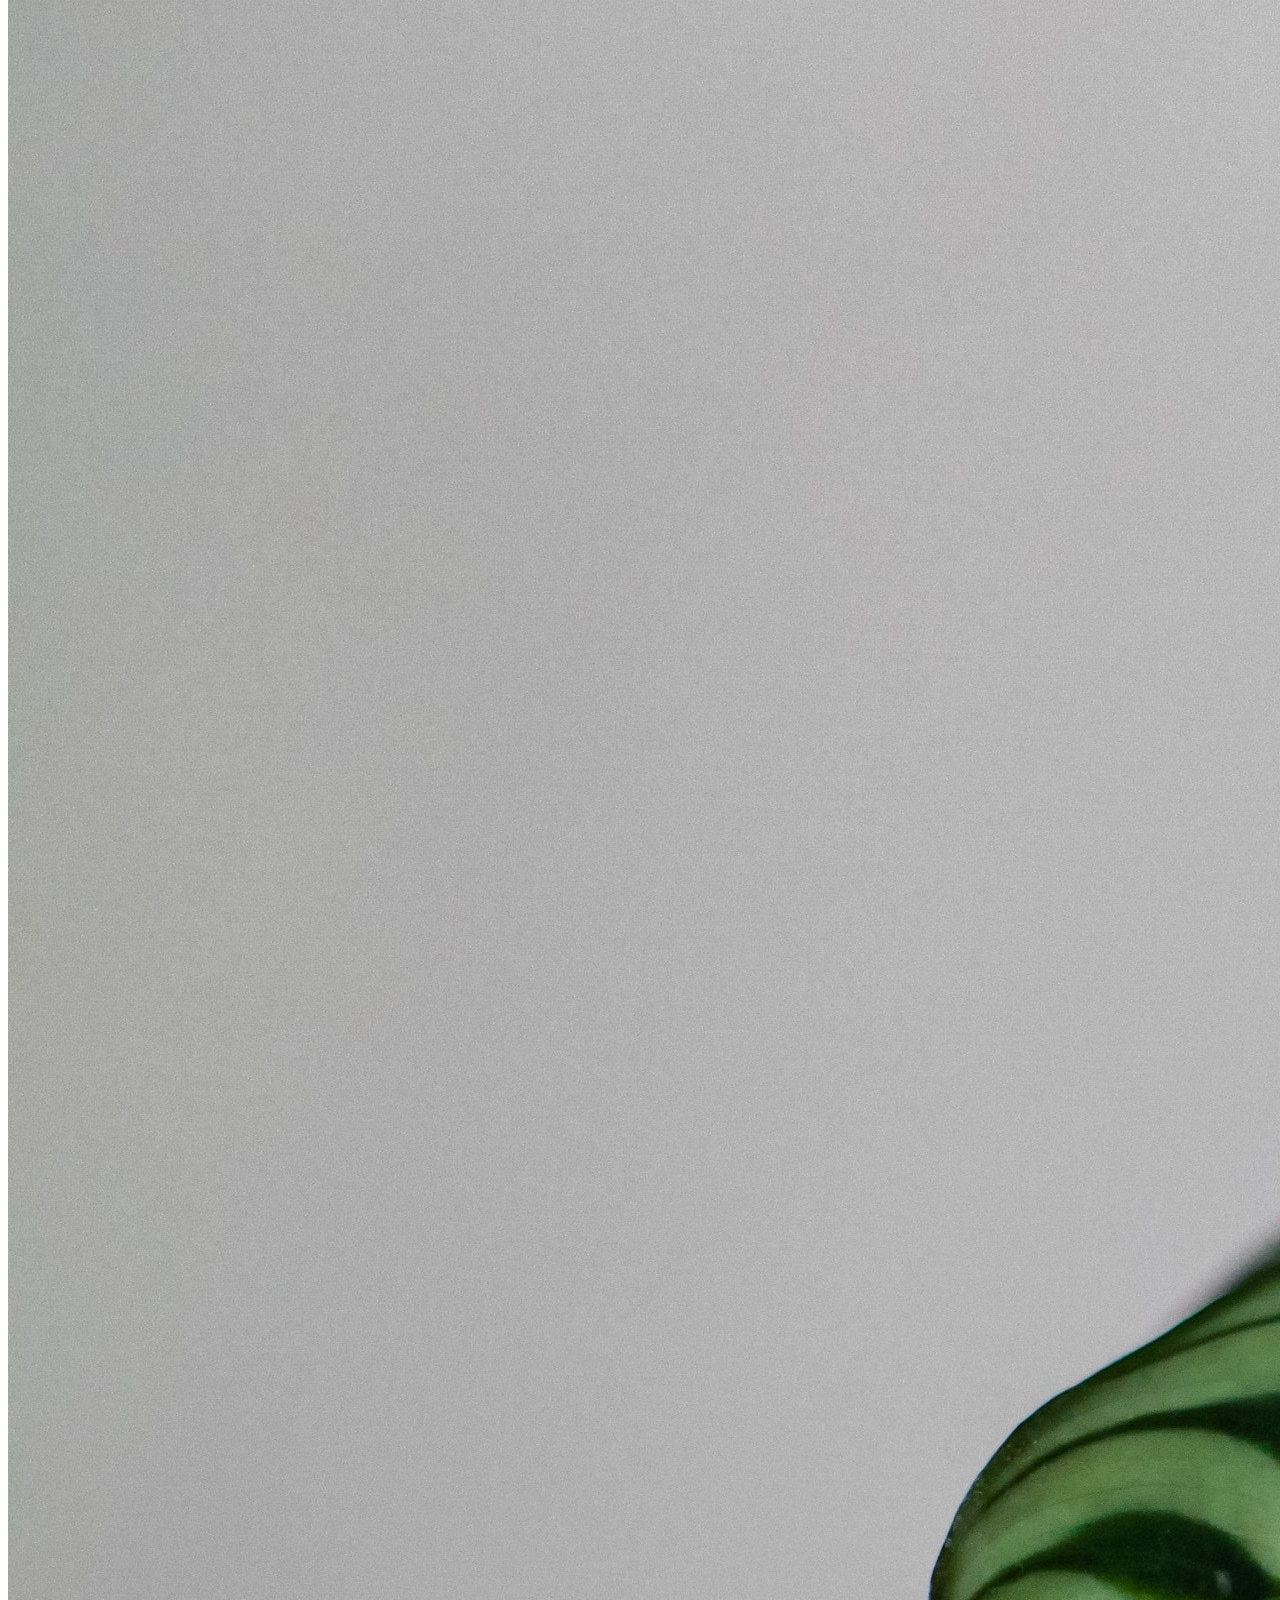
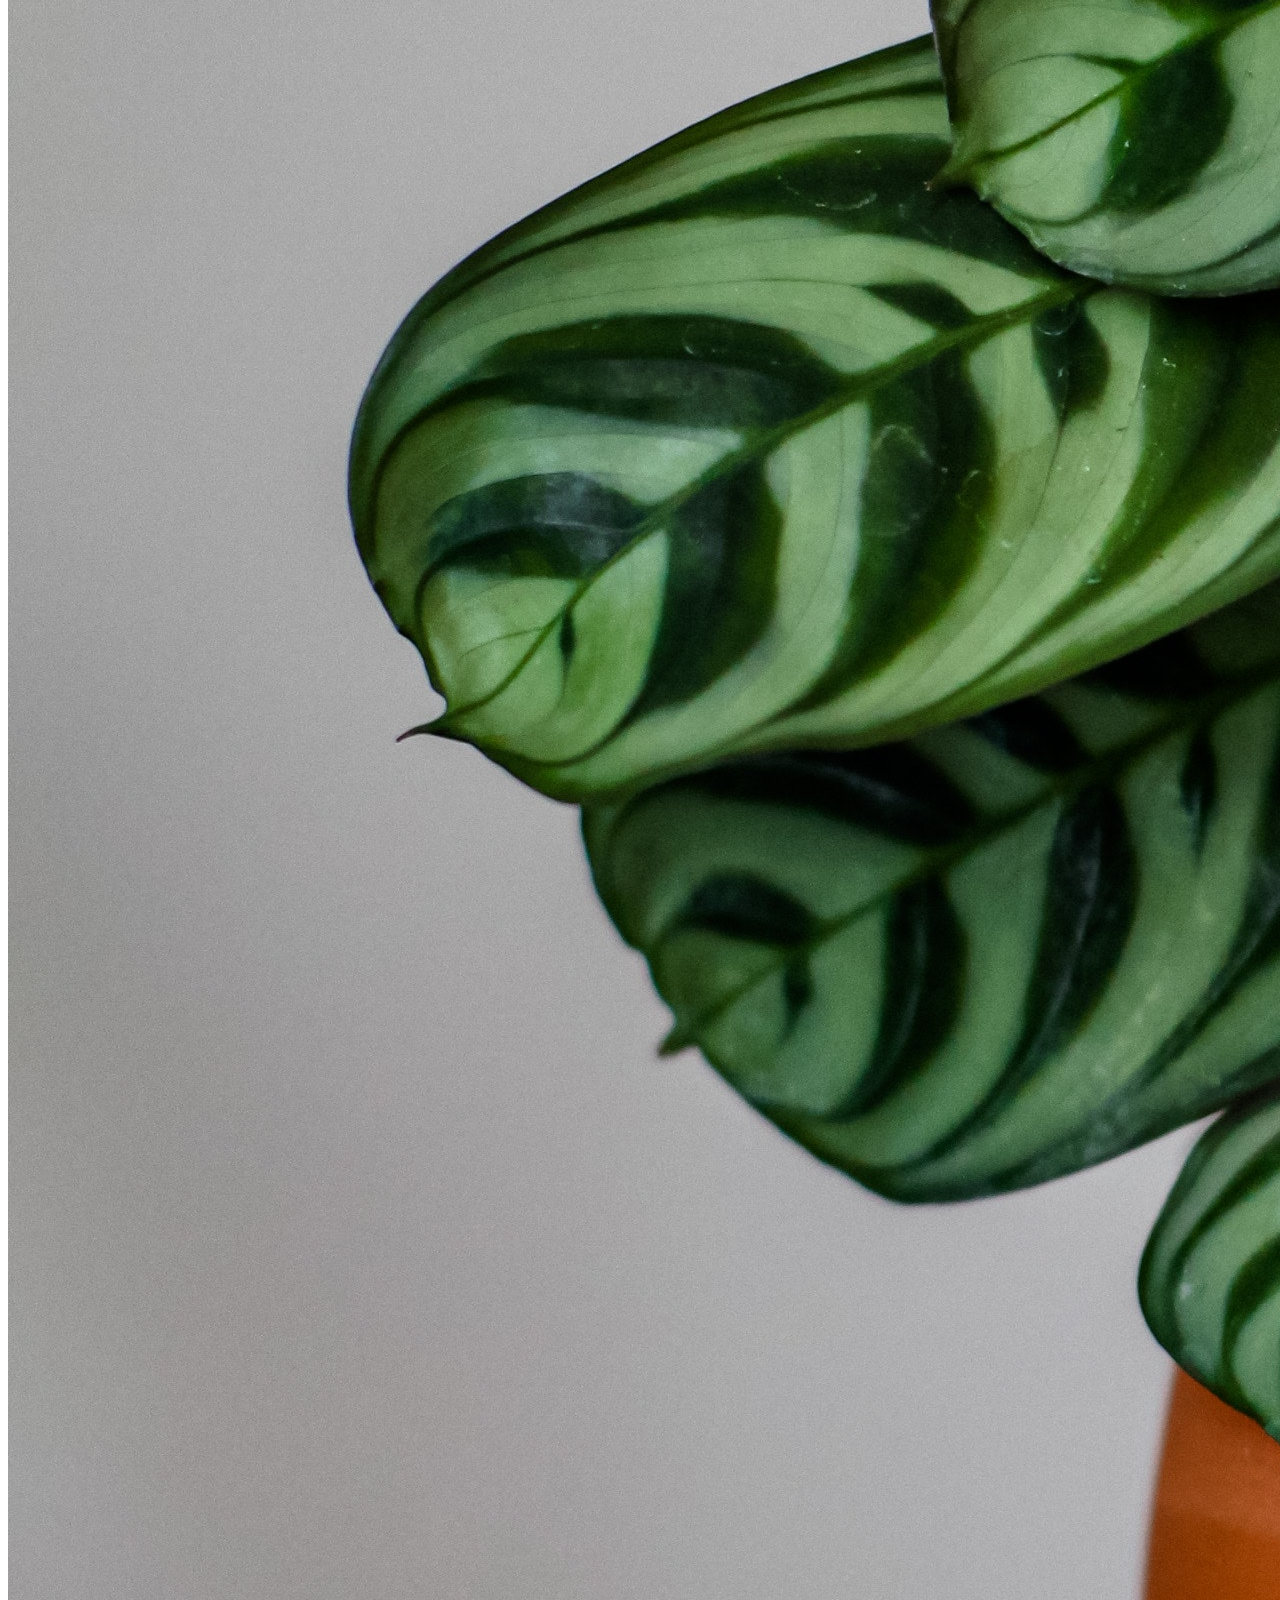
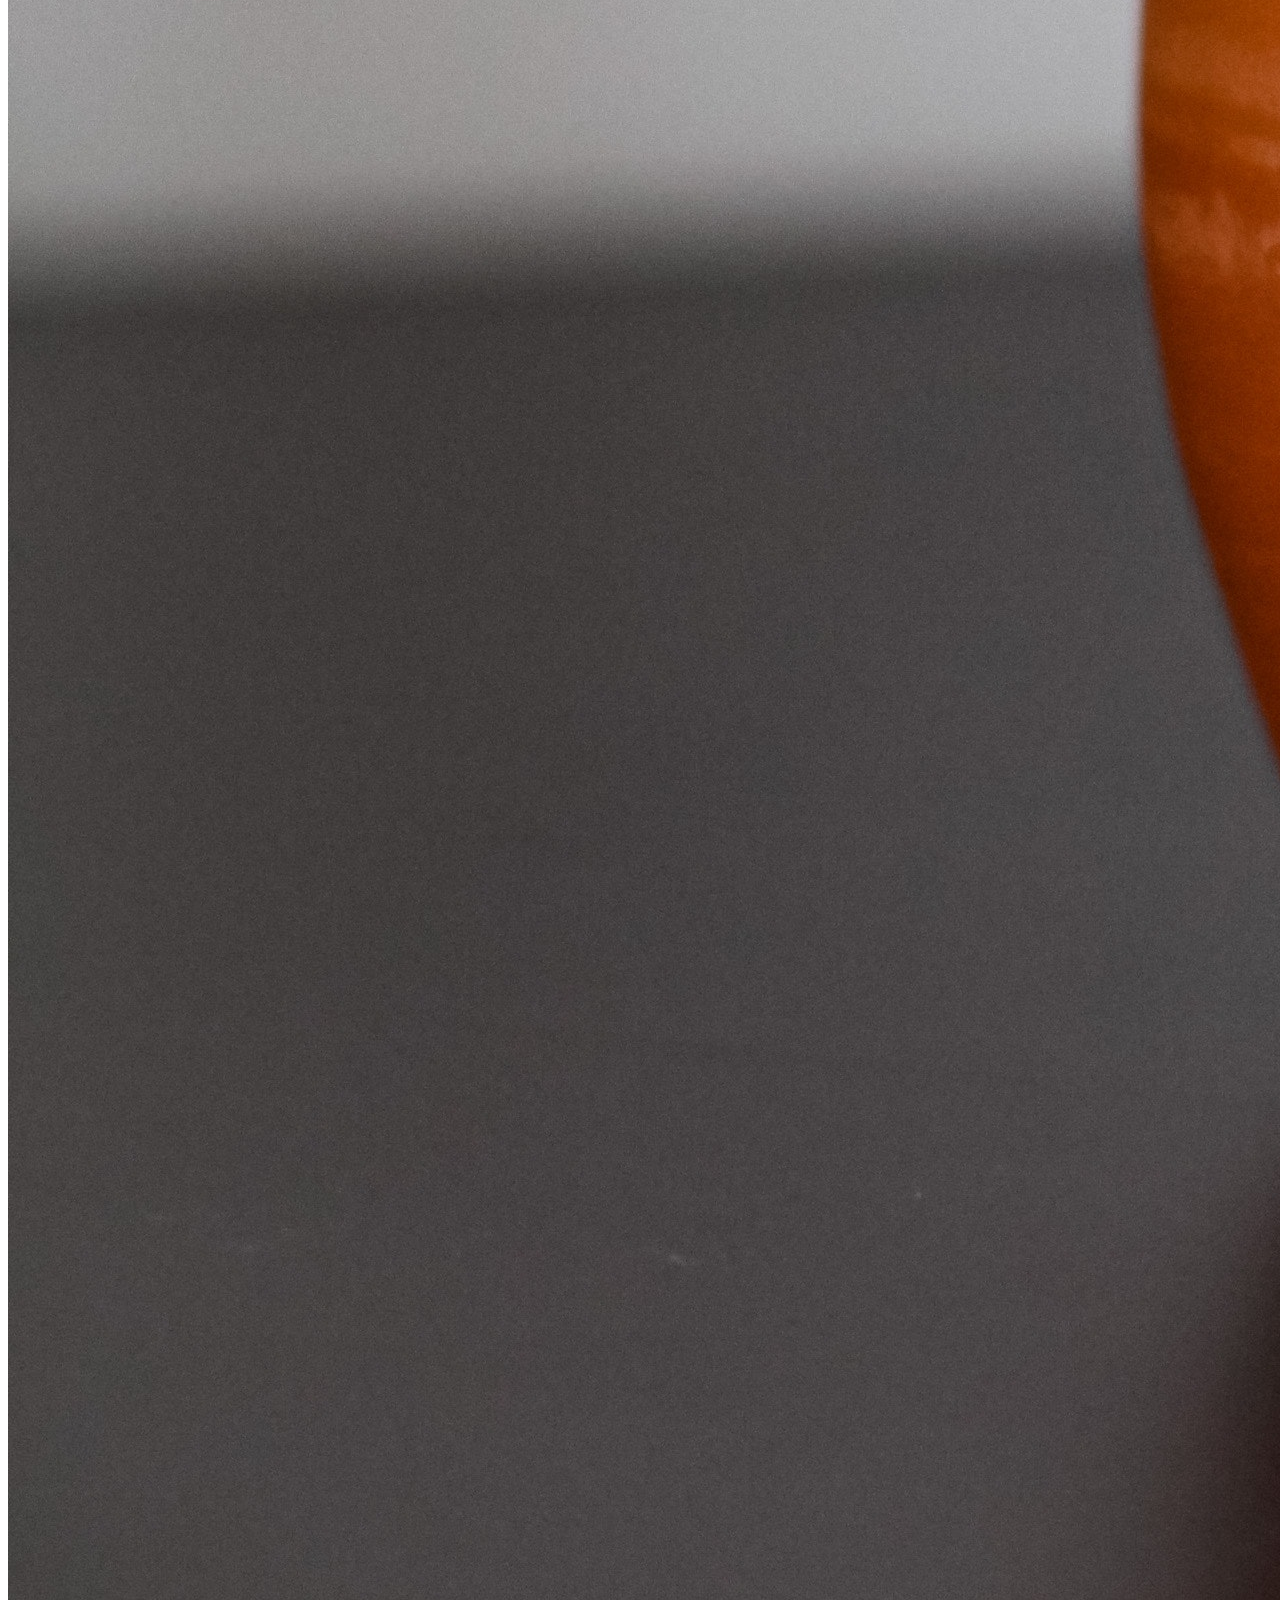
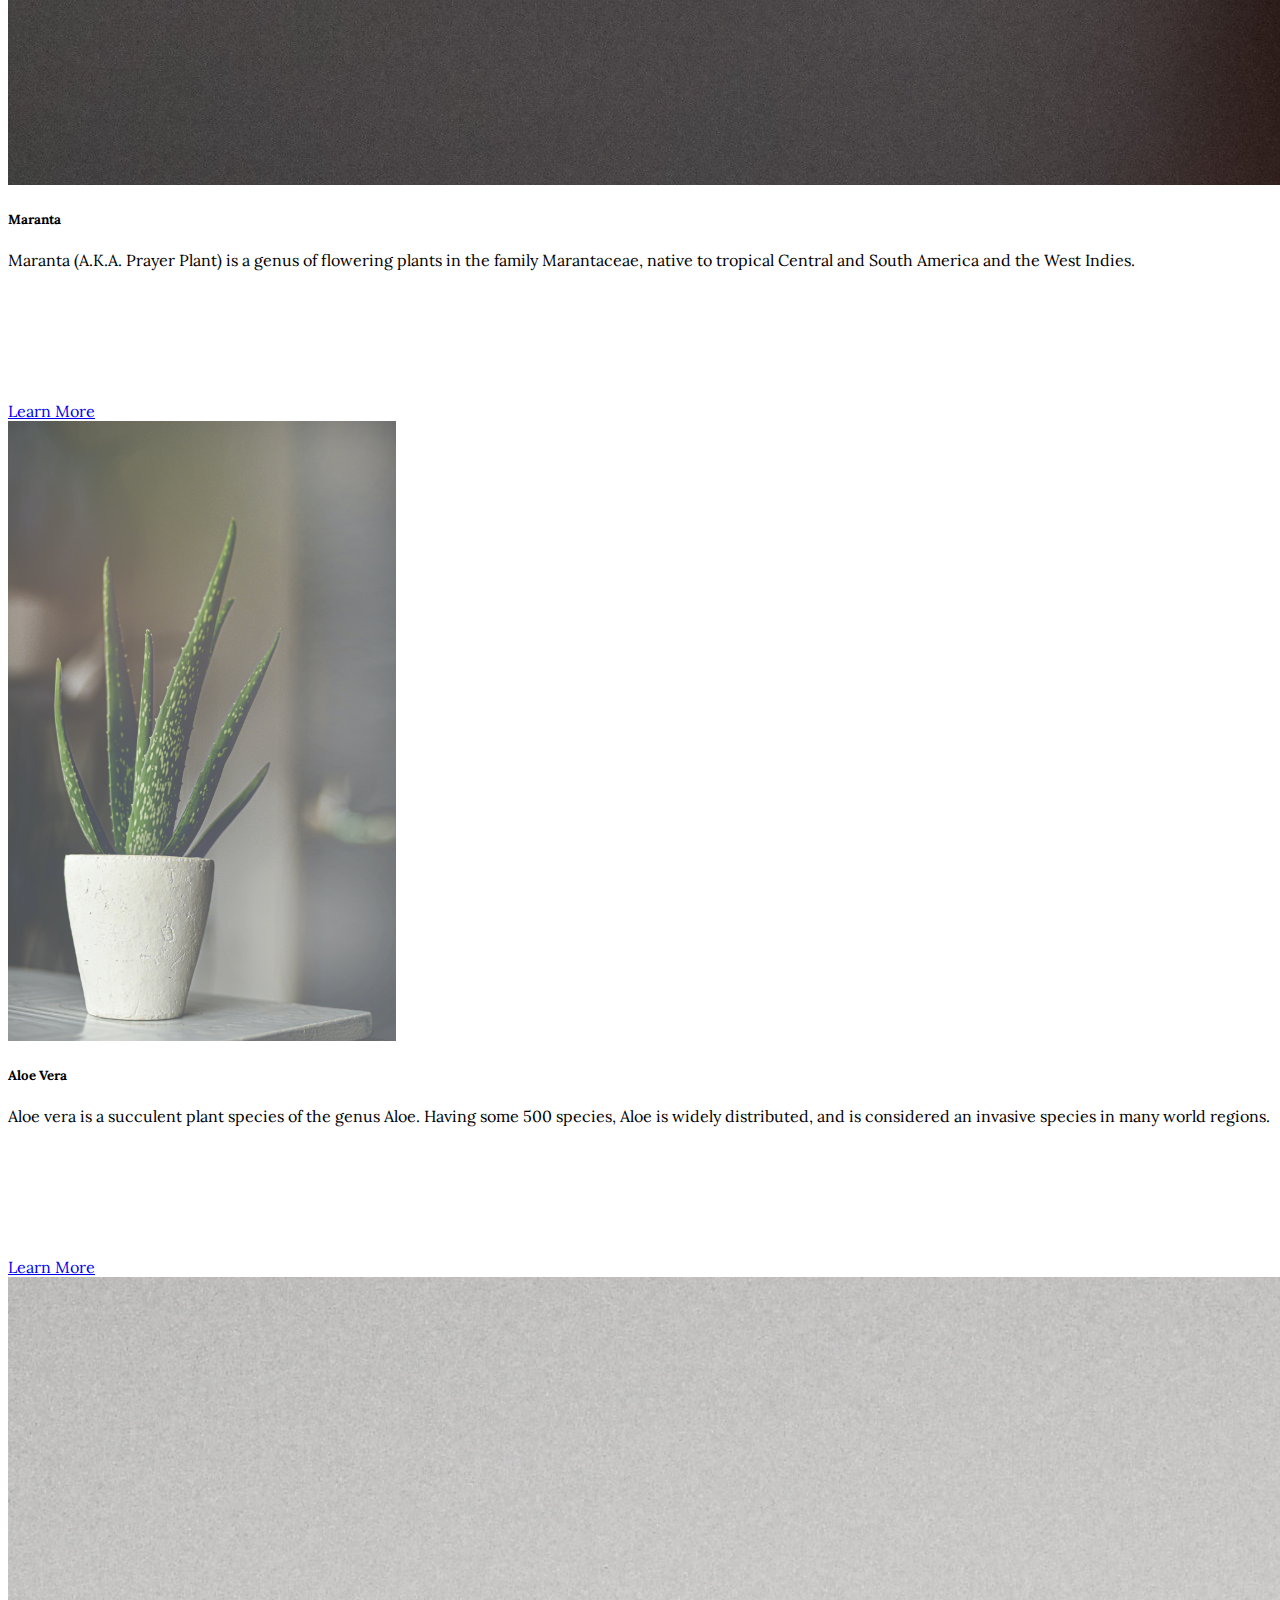
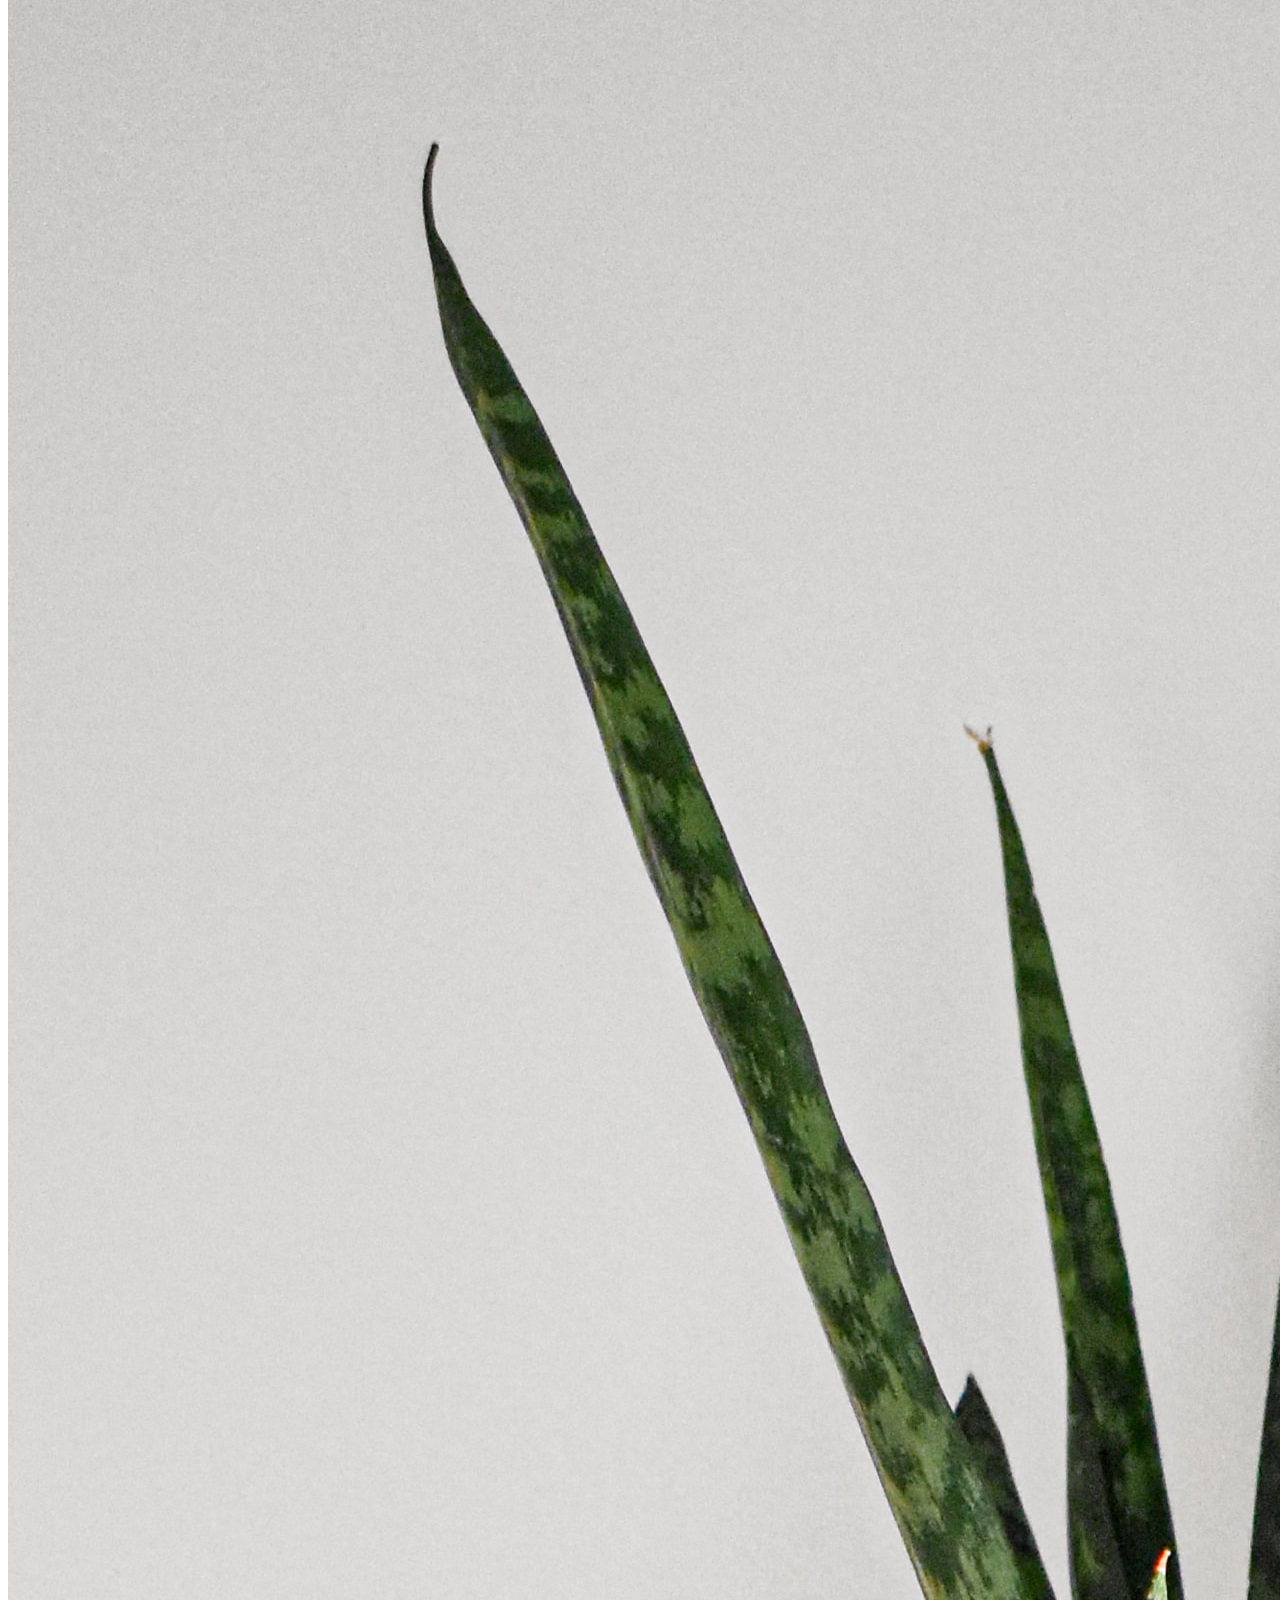
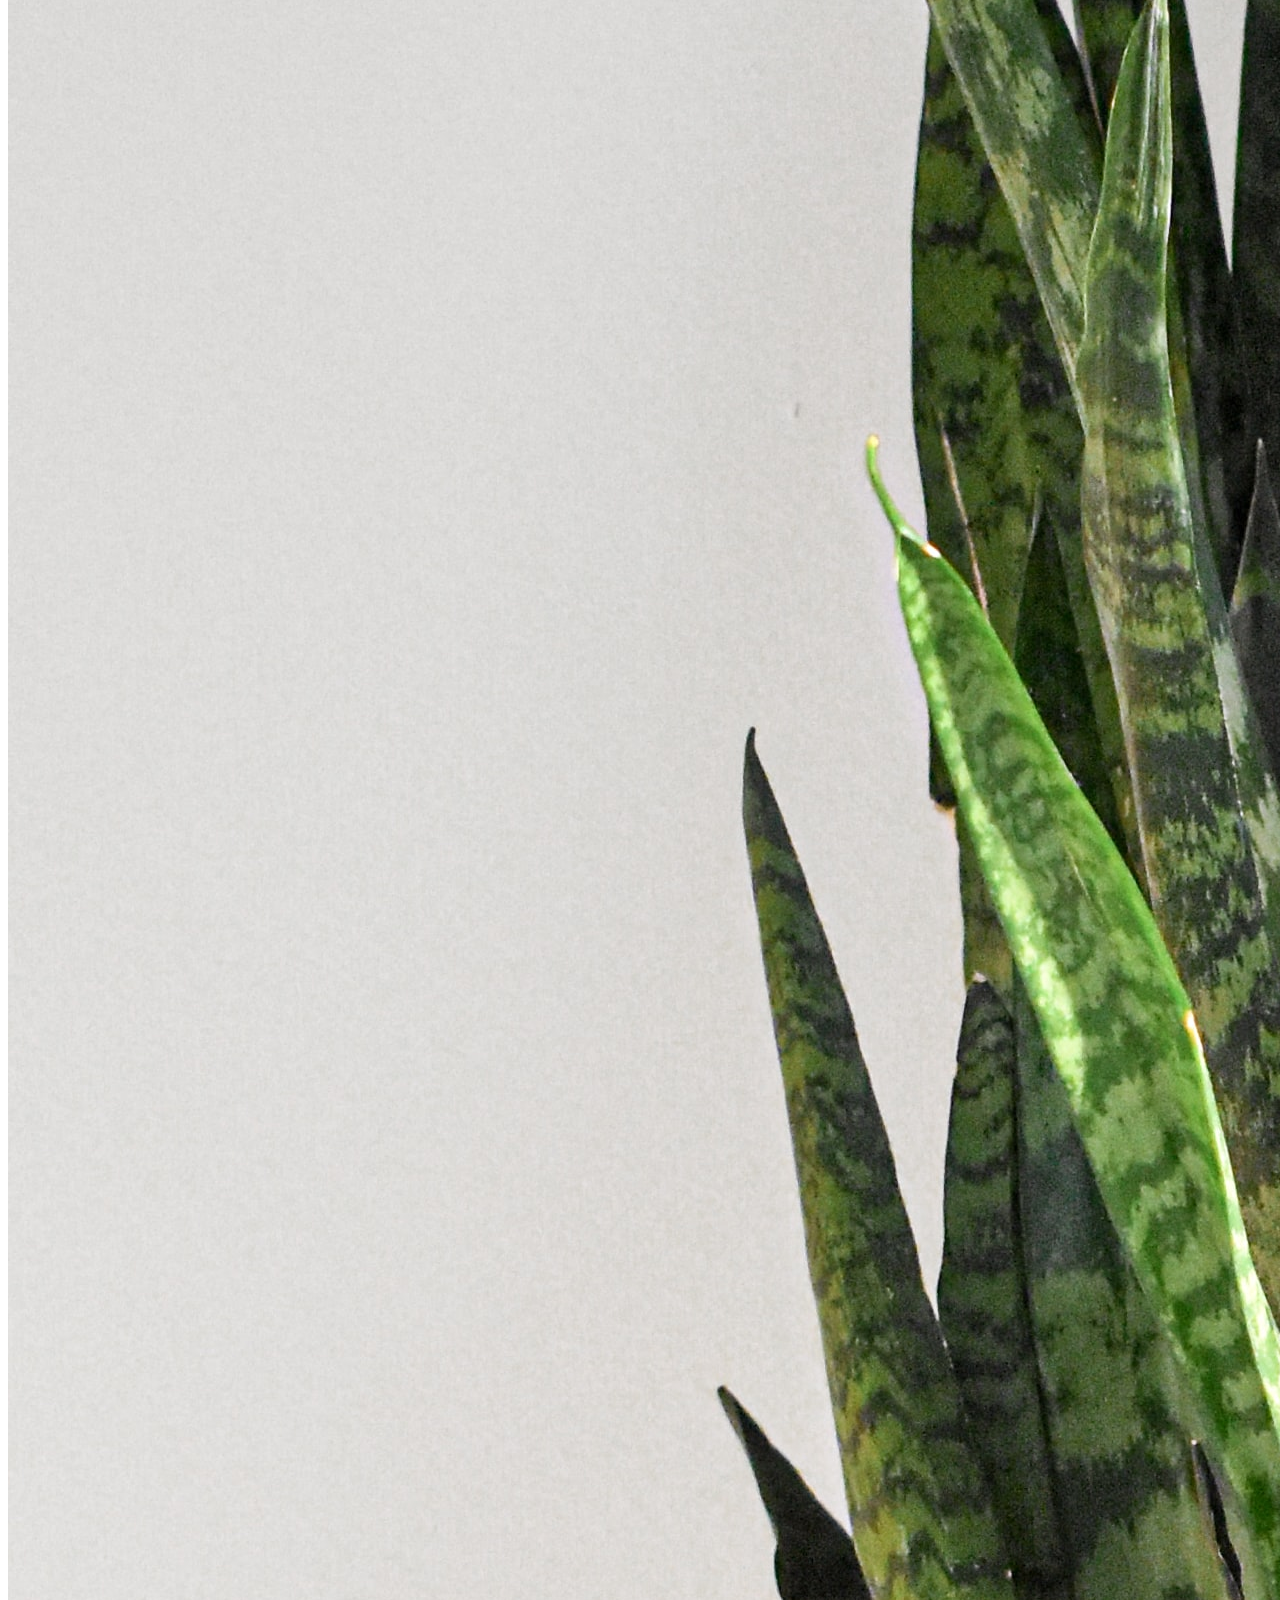
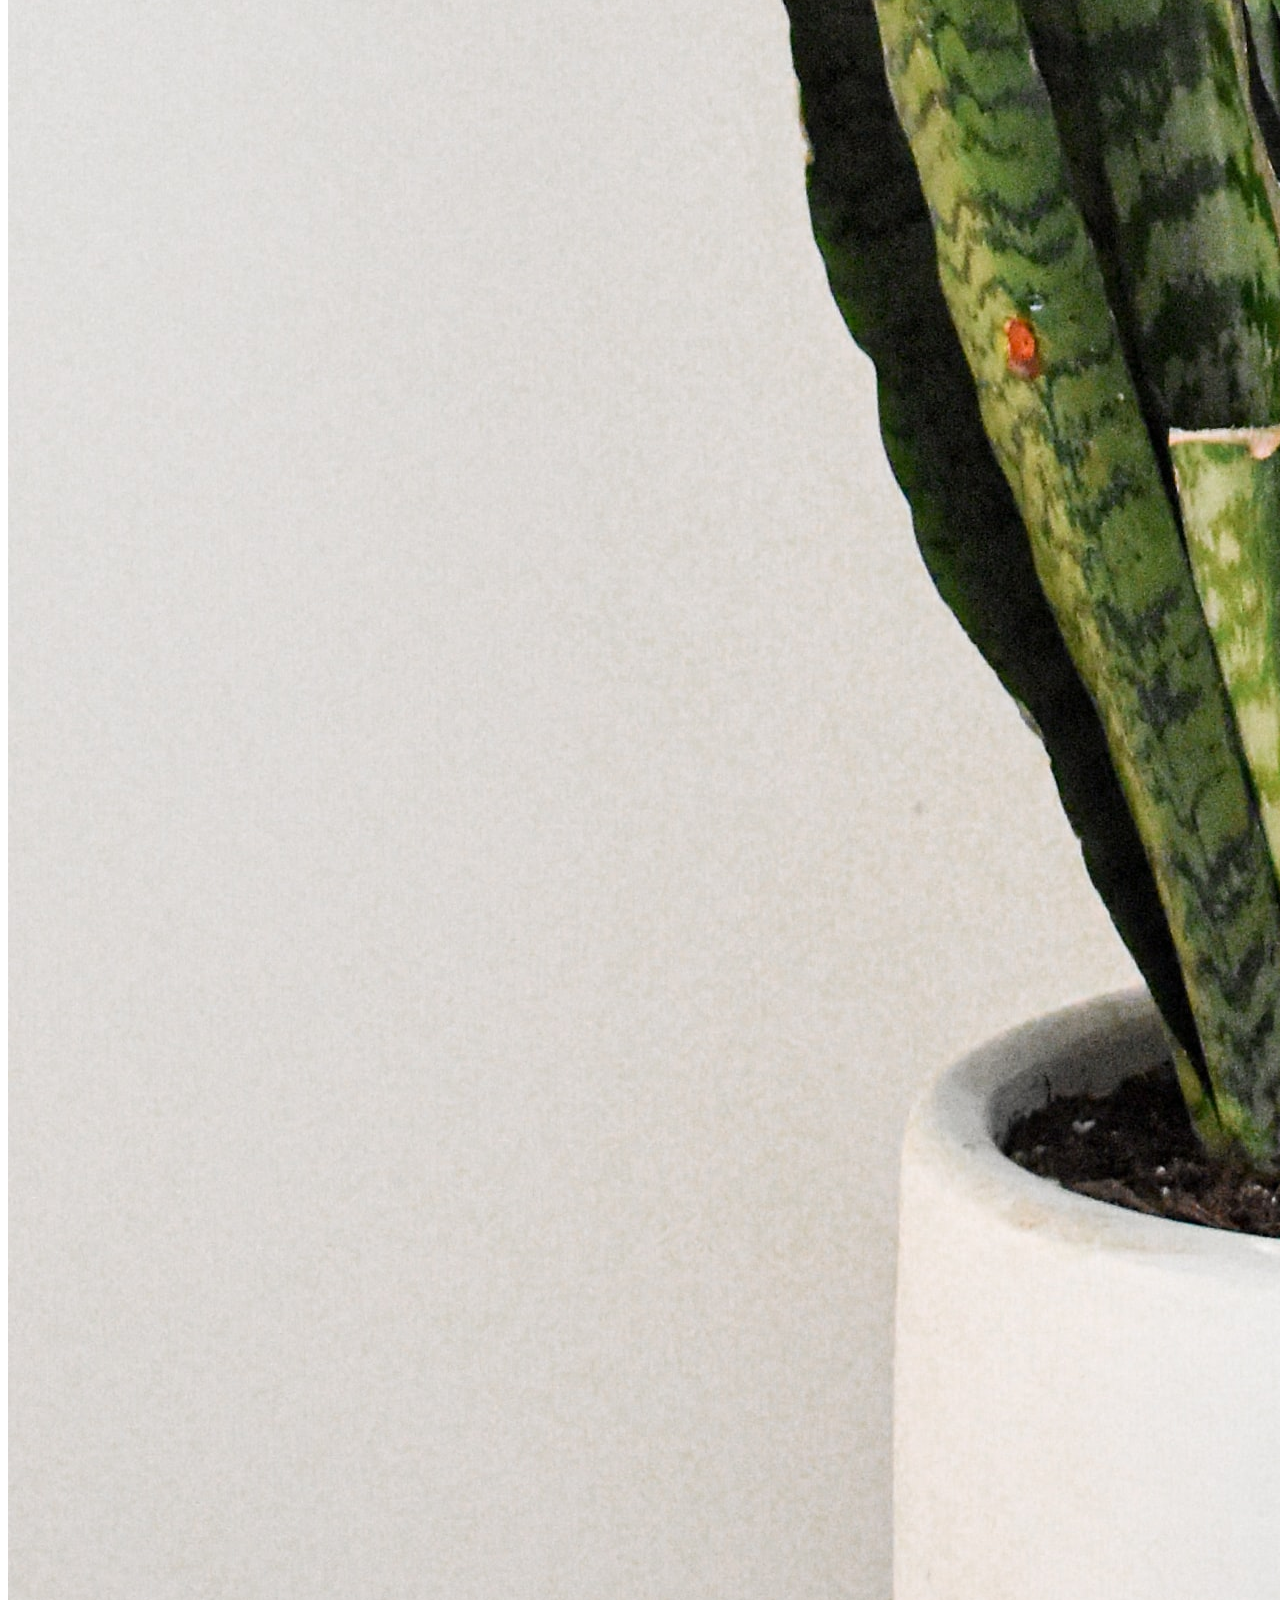
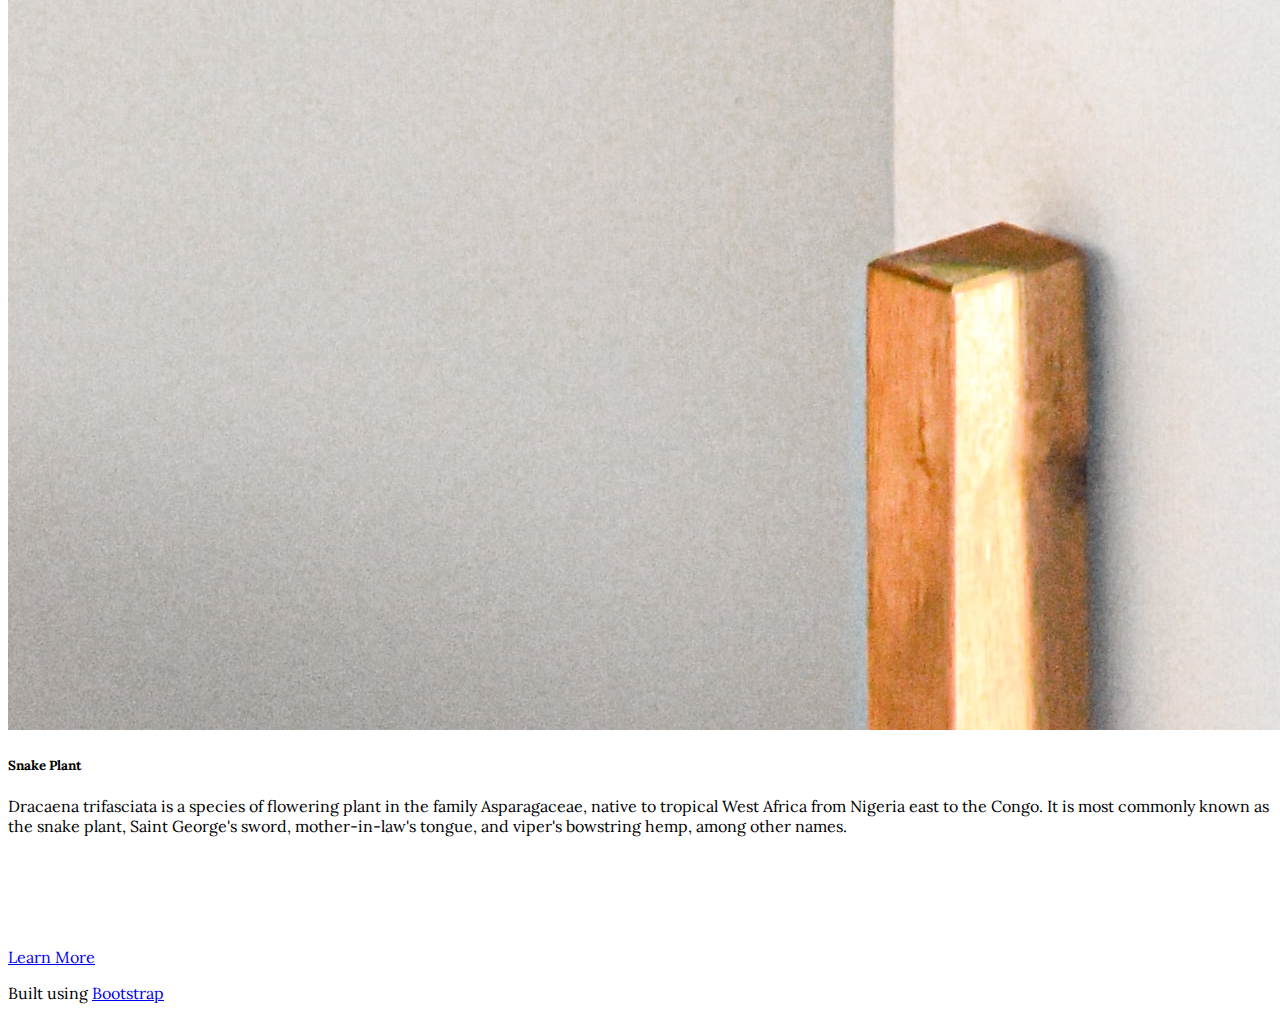
<file: Projects/PlantLove/index.html>
<!DOCTYPE html>
<html lang="en">
  <head>
    <meta charset="UTF-8" />
    <meta http-equiv="X-UA-Compatible" content="IE=edge" />
    <meta name="viewport" content="width=device-width, initial-scale=1.0" />
    <meta
      name="description"
      content="Plant Love | Where sunshine and water come together to nourish the soul"
    />
    <meta name="author" content="Maianne Thornton" />
    <!-- Bootstrap Link -->
    <link
      href="https://cdn.jsdelivr.net/npm/bootstrap@5.1.1/dist/css/bootstrap.min.css"
      rel="stylesheet"
      integrity="sha384-F3w7mX95PdgyTmZZMECAngseQB83DfGTowi0iMjiWaeVhAn4FJkqJByhZMI3AhiU"
      crossorigin="anonymous"
    />
    <!-- Font Awesome Link -->
    <link
      rel="stylesheet"
      href="https://use.fontawesome.com/releases/v5.15.4/css/all.css"
      integrity="sha384-DyZ88mC6Up2uqS4h/KRgHuoeGwBcD4Ng9SiP4dIRy0EXTlnuz47vAwmeGwVChigm"
      crossorigin="anonymous"
    />
    <link rel="stylesheet" href="Styles/main.css" />
    <title>Plants</title>
  </head>
  <body>
    <!-- Navbar Component -->
    <nav class="navbar bg-dark navbar-dark sticky-top">
      <div class="container">
        <!-- The "navbar-brand" class is used to make a logo or text larger and help make it stand out. -->
        <a class="navbar-brand" href="#">
          <i class="fas fa-seedling"></i> Plant Love
        </a>
      </div>
    </nav>

    <!-- Showcase -->
    <section
      id="showcase"
      class="
        d-flex
        flex-column
        justify-content-center
        align-items-center
        text-center
        m-0
      "
    >
      <h1 class="display-3">Plant Love</h1>
      <p class="lead">
        Where sunshine and water come together to nourish the soul
      </p>
      <a href="#gallery" class="btn btn-secondary">View the Plants</a>
    </section>

    <!-- Gallery -->
    <section id="gallery" class="bg-dark p-5">
      <div class="container">
        <div class="row">
          <!-- Card 1 -->
          <section class="mb-4 col-lg-4">
            <div class="card">
              <img
                src="Images/maranta.jpg"
                class="card-img-top"
                alt="Maranta plant"
              />
              <div class="card-body">
                <h5 class="card-title">Maranta</h5>
                <p class="card-text">
                  Maranta (A.K.A. Prayer Plant) is a genus of flowering plants
                  in the family Marantaceae, native to tropical Central and
                  South America and the West Indies.
                </p>
                <a
                  href="https://en.wikipedia.org/wiki/Maranta_(plant)"
                  target="_blank"
                  class="btn btn-outline-info btn-sm"
                  >Learn More</a
                >
                <a href="#" class="btn btn-outline-danger btn-sm">
                  <i class="far fa-heart"></i>
                </a>
              </div>
            </div>
          </section>
          <!-- Card 2 -->

          <!-- edit -->
          <section class="mb-4 col-lg-4">
            <div class="card">
              <img
                src="Images/aloe.jpg"
                class="card-img-top"
                alt="Aloe Vera plant"
                id="aloe"
              />
              <div class="card-body">
                <h5 class="card-title">Aloe Vera</h5>
                <p class="card-text">
                  Aloe vera is a succulent plant species of the genus Aloe.
                  Having some 500 species, Aloe is widely distributed, and is
                  considered an invasive species in many world regions.
                </p>
                <a
                  href="https://en.wikipedia.org/wiki/Aloe_vera"
                  target="_blank"
                  class="btn btn-outline-info btn-sm"
                  >Learn More</a
                >
                <a href="#" class="btn btn-outline-danger btn-sm">
                  <i class="far fa-heart"></i>
                </a>
              </div>
            </div>
          </section>
          <!-- Card 3 -->
          <section class="mb-4 col-lg-4">
            <div class="card">
              <img
                src="Images/snakePlant.jpg"
                class="card-img-top"
                alt="Snake plant"
              />
              <div class="card-body">
                <h5 class="card-title">Snake Plant</h5>
                <p class="card-text">
                  Dracaena trifasciata is a species of flowering plant in the
                  family Asparagaceae, native to tropical West Africa from
                  Nigeria east to the Congo. It is most commonly known as the
                  snake plant, Saint George's sword, mother-in-law's tongue, and
                  viper's bowstring hemp, among other names.
                </p>
                <a
                  href="https://en.wikipedia.org/wiki/Dracaena_trifasciata"
                  target="_blank"
                  class="btn btn-outline-info btn-sm"
                  >Learn More</a
                >
                <a href="#" class="btn btn-outline-danger btn-sm">
                  <i class="far fa-heart"></i>
                </a>
              </div>
            </div>
          </section>
        </div>
      </div>
    </section>

    <!-- Footer -->
    <footer class="bg-secondary">
      <div class="container">
        <p class="lead m-0 p-4 text-center text-light">
          Built using
          <a href="https://getbootstrap.com/" class="text-info">Bootstrap</a>
        </p>
      </div>
    </footer>

    <!-- Bootstrap JS Link -->
    <script
      src="https://cdn.jsdelivr.net/npm/bootstrap@5.1.1/dist/js/bootstrap.bundle.min.js"
      integrity="sha384-/bQdsTh/da6pkI1MST/rWKFNjaCP5gBSY4sEBT38Q/9RBh9AH40zEOg7Hlq2THRZ"
      crossorigin="anonymous"
    ></script>
  </body>
</html>
</file>
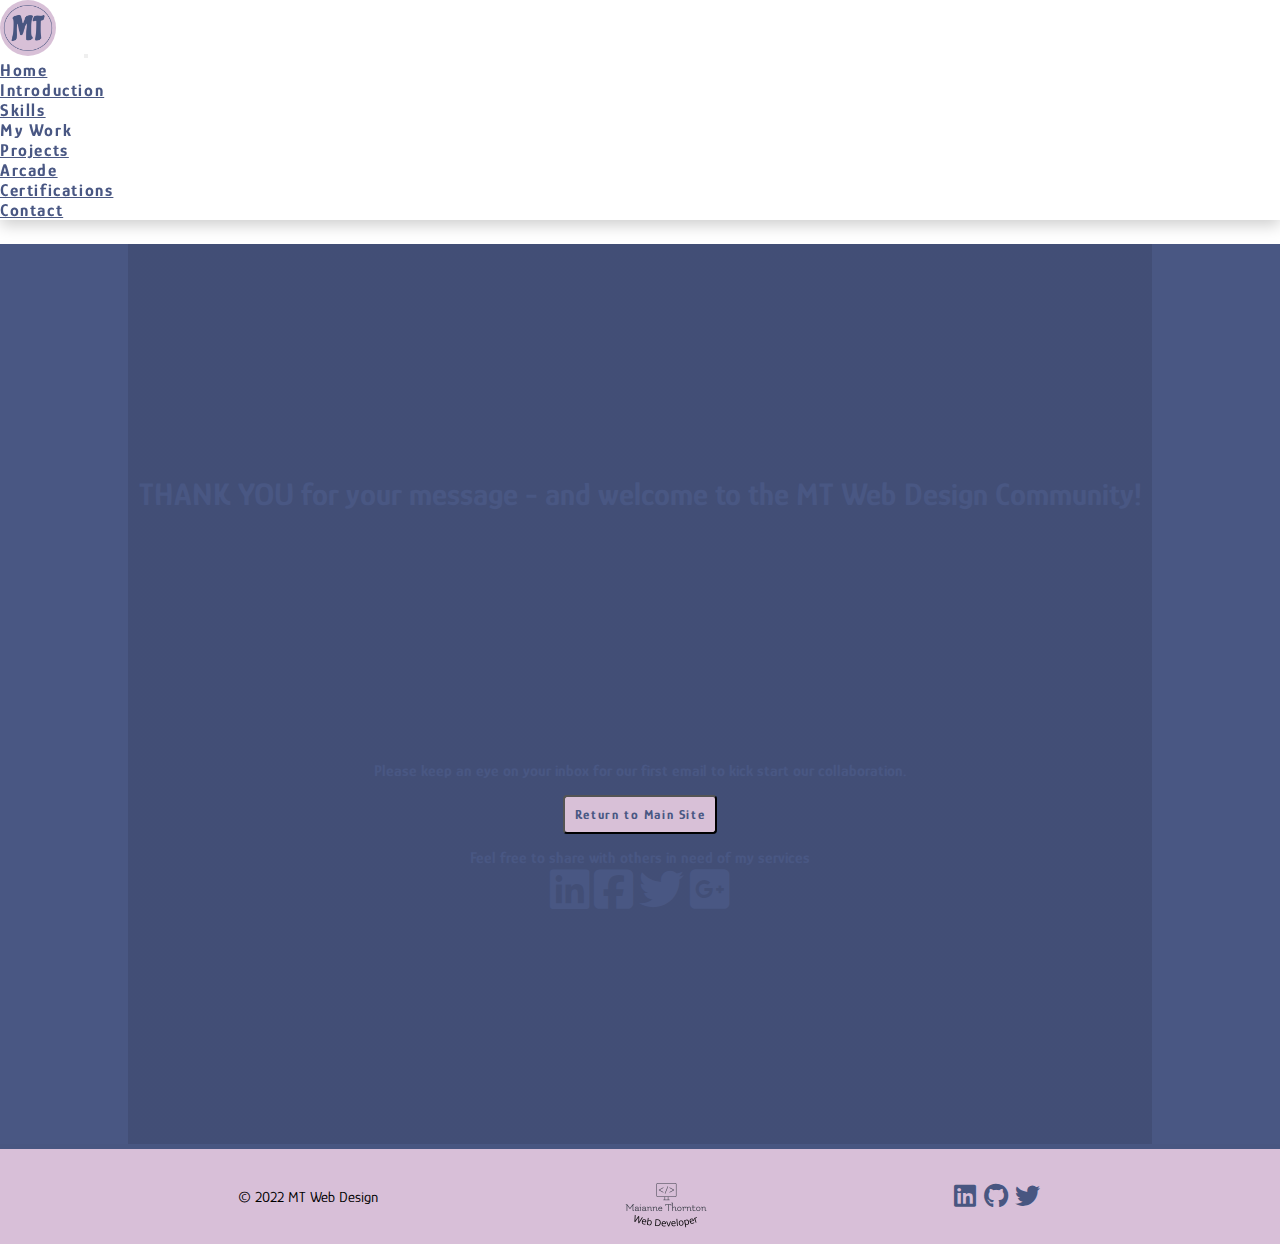
<file: Contact/thanks.html>
<!DOCTYPE html>
<html lang="en">
  <head>
    <meta charset="UTF-8" />
    <link rel="icon" href="../Images/MT_Icon.png" />
    <meta http-equiv="X-UA-Compatible" content="IE=edge" />
    <meta name="viewport" content="width=device-width, initial-scale=1.0" />
    <meta name="description" content="Web Design Portfolio" />
    <meta name="author" content="Maianne Thornton" />
    <!-- Bootstrap Link -->
    <link href="https://cdn.jsdelivr.net/npm/bootstrap@5.1.1/dist/css/bootstrap.min.css" rel="stylesheet"
      integrity="sha384-F3w7mX95PdgyTmZZMECAngseQB83DfGTowi0iMjiWaeVhAn4FJkqJByhZMI3AhiU" crossorigin="anonymous">
    <!-- Font Awesome Link -->
    <link rel="stylesheet" href="https://cdnjs.cloudflare.com/ajax/libs/font-awesome/6.1.1/css/all.min.css">
    <link rel="stylesheet" href="main.css" />
    <title>Maianne Thornton | Thanks</title>
  </head>
  <body>

     <!-- NAVBAR SECTION NAVBAR SECTION -->
<nav class="navbar navbar-expand-lg navbar-light bg-light m-0 p-10">
  <div class="container-fluid  p-0">
    <img src="../Images/MT_Icon.png" alt="icon" class="icon" />
    <button class="navbar-toggler" type="button" data-bs-toggle="collapse" data-bs-target="#navbarNavDropdown" aria-controls="navbarNavDropdown" aria-expanded="false" aria-label="Toggle navigation">
      <span class="navbar-toggler-icon"></span>
    </button>
  <div class="collapse navbar-collapse me-0 " id="navbarNavDropdown">
    <ul class="navbar-nav">
      <li class="nav-item">
        <a class="nav-link active" aria-current="page" href="../index.html">Home</a>
        </li>
        <li class="nav-item">
          <a class="nav-link active" aria-current="page" href="../index.html#intro">Introduction</a>
        </li>
        <li class="nav-item">
          <a class="nav-link active" aria-current="page" href="../index.html#gallery"> Skills</a>
        </li>
      <li class="nav-item dropdown">
        <a class="nav-link dropdown-toggle active" id="navbarDropdownMenuLink" role="button" data-bs-toggle="dropdown" aria-expanded="false">
          My Work</a>
        <ul class="dropdown-menu" aria-labelledby="navbarDropdownMenuLink">
          <li><a class="dropdown-item nav-link" href="../Projects/index.html">Projects</a></li>
          <li><a class="dropdown-item nav-link" href="../Arcade/index.html">Arcade</a></li>
          <li><a class="dropdown-item nav-link" href="../Certifications/index.html">Certifications</a></li>
        </ul> 
      </li>
      <li class="nav-item">
        <a class="nav-link active" aria-current="page" href="../Contact/index.html">Contact</a>
      </li>
    </ul>
  </div>
</div>
</nav>

    <div class="thanks-section">
      <div class="thanks">
        <h1 class="text-center">THANK YOU for your message - and welcome to the MT Web Design Community!</h1>
        <h4>Please keep an eye on your inbox for our first email to kick start our collaboration.</h4>
        <a href="../index.html"><button class="return">Return to Main Site</a></button>
        <p>Feel free to share with others in need of my services</p>
        <div class="socials">
          <a href="https://www.linkedin.com" target="_blank"><i class="fab fa-linkedin"></i></a>
    <a href="https://www.facebook.com" target="_blank"><i class="fa-brands fa-facebook-square"></i></a>
    <a href="https://www.twitter.com/" target="_blank"><i class="fab fa-twitter"></i></a>
    <a href="https://www.gmail.com/" target="_blank"><i class="fa-brands fa-google-plus-square"></i></a>
        </div>
      </div>
    </div>
    <!-- Footer -->
<div id="footer">
  <p class="text-muted mb-0">© 2022 MT Web Design</p>
  <img id="logo" class="img-fluid width: 100% height: auto" src="../Images/Logo.png" alt="Business Logo">
  <div class="fa">
    <a href="https://www.linkedin.com/in/maiannethornton/" target="_blank"><i class="fab fa-linkedin"></i></a>
    <a href="https://github.com/MaianneThornton" target="_blank"><i class="fab fa-github"></i></a>
    <a href="https://twitter.com/MaianneThornton" target="_blank"><i class="fab fa-twitter"></i></a>
  </div>
  <!-- Bootstrap JS Link -->
  <script src="https://cdn.jsdelivr.net/npm/bootstrap@5.1.1/dist/js/bootstrap.bundle.min.js"
    integrity="sha384-/bQdsTh/da6pkI1MST/rWKFNjaCP5gBSY4sEBT38Q/9RBh9AH40zEOg7Hlq2THRZ"
    crossorigin="anonymous"></script>
    <script src="script.js"></script>
  </body>
</html>
</file>
<file: Arcade/style.css>
@import url('https://fonts.googleapis.com/css2?family=Press+Start+2P&display=swap');
/* font-family: 'Press Start 2P', cursive; */
* {
  padding: 0;
  margin: 0;
  color: white;
  font-family: 'Press Start 2P', cursive;
}
body {
  background: #141414;
  overflow: auto;
}

.text {
  display: flex;
  flex-wrap: wrap;
  justify-content: center;
  align-items: center;
  text-align: center;
}

.text h1 {
  font-size: 2.5rem;
}

img {
  height: 40vh;
  width: fit-content;
}

.container {
  z-index: 99;
  display: flex;
  justify-content: center;
  align-items: center;
  /* text-align: center; */
}

.game {
  margin-left: 5px;
  margin-right: 5px;
  margin-top: 50px;
}

canvas {
  position: absolute;
  top: 0;
  left: 0;
  z-index: -99;
}

/* Media Queries */
@media (max-width: 425px) {
  .text {
    display: flex;
    justify-content: center;
    align-items: center;
    flex-direction: column;
    flex-wrap: wrap;
    font-size: 0.75rem;
  }

  .text h1 {
    font-size: 1.5rem;
    width: 75vw;
  }

  .text h2 {
    font-size: 0.75rem;
  }
  .container {
    display: flex;
    flex-direction: column;
    justify-content: center;
    align-items: center;
  }
  img {
    width: 75vw;
    height: auto;
  }
}
</file>
<file: Certifications/main.css>
@import url('https://fonts.googleapis.com/css2?family=Glory:ital,wght@0,400;0,700;1,400&display=swap');

/*
=============== 
Variables
===============
*/
:root {
  --clr-purple-dark: hsl(226, 28%, 40%);
  --clr-purple-light: hsl(302, 24%, 80%);
  --clr-white: #fff;
  --clr-black: #222;
  --clr-grey-1: hsl(210, 36%, 96%);
  --clr-grey-2: hsl(209, 34%, 30%);
  --clr-primary-5: hsl(205, 78%, 60%);
  --clr-primary-7: hsl(205, 90%, 76%);
  --transition: all 0.3s linear;
  --spacing: 0.1rem;
  --radius: 0.25rem;
  --light-shadow: 0 0.3125rem 0.9375rem rgba(0, 0, 0, 0.1);
  --dark-shadow: 0 0.3125rem 0.9375rem rgba(0, 0, 0, 0.2);
  --max-width: 73.125rem;
  --fixed-width: 38.75rem;
}



Body {
  font-family: 'Glory', sans-serif;
  background: var(--clr-grey-1);
  color: var(--clr-purple-dark);
  line-height: 1.5;
  font-size: 0.875rem;
  overflow-x: hidden;
}
ul {
  list-style-type: none;
}
a {
  color: var(--clr-purple-dark);
  font-weight: 700;
  letter-spacing: var(--spacing);
}
a:hover {
  color: var(--clr-white);
  cursor: pointer;
  font-size: 1.15rem;
  font-weight: 700;
}
a:visited {
  color: var(--clr-primary-5);
}

/*
=============== 
Navbar
===============
*/


.navbar {
  background: var(--clr-white);
  box-shadow: var(--dark-shadow);
  position: sticky;
  top: 0;
  margin-bottom: 1.5rem;
  z-index: 99;
  font-size: 1.10rem;
}

.icon {
  width: 3.5rem;
  border-radius: 2rem;
  margin-right: 1.5rem;
}

/*
=============== 
Scroll to Top Btn
===============
*/

#myBtn {
  display: none;
  position: fixed;
  bottom: 20px;
  right: 30px;
  z-index: 99;
  border: none;
  outline: none;
  background-color: #485681;
  color: thistle;
  cursor: pointer;
  padding: 15px;
  border-radius: 10px;
  font-size: 20px;
}

#myBtn:hover {
  background-color: white;
  color: #485681;
  border: 1px solid #454545;
}

.container {
  background-color: white;
  border: 0.0625rem solid #454545;
  padding-top: 1rem;
  margin: 0 3rem 1.5rem;
  width: 90vw;
  box-shadow: var(--dark-shadow);
  border-radius: 1rem;
}

.container h1 {
  text-align: center;
}

.certificates {
  background-color: var(--clr-purple-light);
}
.card-cert {
  display: flex;
  flex-direction: row;
  align-items: center;
  background-color: var(--clr-white);
  border-radius: 1rem;
  box-shadow: var(--dark-shadow);
  margin: 1.5rem 0;
}
.card-cert img {
  width: 20vw;
  height: 25vh;
  margin-top: 0.5rem;
  margin-bottom: 0.5rem;
  position: relative;
  padding: 0 1rem;
}
.card-body {
  display: flex;
  flex-direction: column;
  align-items: baseline;
  justify-content: center;
}
.card-body small {
  margin-top: 0.5rem;
}
.card-title {
  font-weight: 700;
}
.card-text {
  margin-bottom: 0.5rem;
}
.card-text ~ ul {
  list-style-type: none;
  margin: 0;
  padding: 0;
}

/*
=============== 
Footer
===============
*/
#footer {
  display: -webkit-box;
  display: -ms-flexbox;
  display: flex;
  -webkit-box-pack: space-evenly;
  -ms-flex-pack: space-evenly;
  justify-content: space-evenly;
  -webkit-box-align: center;
  -ms-flex-align: center;
  align-items: center;
  height: 100px;
  background-color: thistle;
  margin-bottom: 0;
  border-top: 5px solid #485681;
}

#footer p {
  font-size: 15px;
}

#footer #logo {
  width: 100px;
}

#footer .fa {
  font-size: 25px;
}

#footer li {
  list-style: none;
}

#footer a {
  color: #485681;
}

#footer a:hover {
  color: white;
  border-color: white;
}

@media (max-width: 580px) {
  body {
    flex-direction: column;
    justify-content: center;
    align-items: center;
  }
.card-cert {
  display: flex;
  flex-direction: column;
  align-items: center;
}
  .card-cert img {
    width: 80%;
  }
}
</file>
<file: Contact/main.css>
@import url('https://fonts.googleapis.com/css2?family=Glory:ital,wght@0,400;0,700;1,400&display=swap');

/*
=============== 
Variables
===============
*/
:root {
  --clr-purple-dark: hsl(226, 28%, 40%);
  --clr-purple-light: hsl(302, 24%, 80%);
  --clr-white: #fff;
  --clr-black: #222;
  --clr-grey-1: hsl(210, 36%, 96%);
  --clr-grey-2: hsl(209, 35%, 30%);
  --clr-primary-5: hsl(205, 78%, 60%);
  --clr-primary-7: hsl(205, 90%, 76%);
  --transition: all 0.3s linear;
  --spacing: 0.1rem;
  --radius: 0.25rem;
  --light-shadow: 0 0.3125rem 0.9375rem rgba(0, 0, 0, 0.1);
  --dark-shadow: 0 0.3125rem 0.9375rem rgba(0, 0, 0, 0.2);
  --max-width: 73.125rem;
  --fixed-width: 38.75rem;
}

/*
=============== 
Global Styles
===============
*/

* {
  margin: 0;
  padding: 0;
  box-sizing: border-box;
  font-family: 'Glory', sans-serif;
}

ul {
  list-style-type: none;
}
a {
  color: var(--clr-purple-dark);
  font-weight: 700;
  letter-spacing: var(--spacing);
}
a:hover {
  color: var(--clr-white);
  cursor: pointer;
  font-size: 1.15rem;
  font-weight: 700;
}

/*
=============== 
Navbar
===============
*/


.navbar {
  background: var(--clr-white);
  box-shadow: var(--dark-shadow);
  position: sticky;
  top: 0;
  margin-bottom: 1.5rem;
  z-index: 99;
  font-size: 1.10rem;
}

.icon {
  width: 3.5rem;
  border-radius: 2rem;
  margin-right: 1.5rem;
}

/*
=============== 
Scroll to Top Btn
===============
*/

#myBtn {
  display: none;
  position: fixed;
  bottom: 20px;
  right: 30px;
  z-index: 99;
  border: none;
  outline: none;
  background-color: #485681;
  color: thistle;
  cursor: pointer;
  padding: 15px;
  border-radius: 10px;
  font-size: 20px;
}

#myBtn:hover {
  background-color: white;
  color: #485681;
  border: 1px solid #454545;
}

.section {
  width: 100%;
  height: 100vh;
  background: var(--clr-purple-dark);
  display: flex;
  flex-direction: column;
  align-items: center;
  justify-content: center;
}

form {
  background: var(--clr-purple-light);
  display: flex;
  flex-direction: column;
  padding: 2vw 4vw;
  width: 90%;
  max-width: 37.5rem;
  border-radius: 0.625rem;
}
form h1 {
  color: var(--clr-grey-2);
  font-weight: 700;
  margin-bottom: 1.25rem;
  text-align: center;
  text-decoration: underline;
}

form input, form textarea {
  border: 0;
  margin: 0.625rem;
  padding: 1.25rem;
  outline: none;
  background: #f5f5f5;
  font-size: 1rem;
  border-radius: 0.625rem;
}

form button {
  padding: 0.9375rem;
  background-color: var(--clr-primary-5);
  color:#f5f5f5;
  font-size: 1.125rem;
  font-weight: 700;
  border: 0;
  outline: none;
  cursor: pointer;
  border-radius: 1.875rem;
  width: 9.375rem;
  margin: 1.25rem auto 0;
}

form button:hover {
  box-shadow: 0 12px 16px 0 rgba(0,0,0,0.24), 0 17px 50px 0 rgba(0,0,0,0.19);
}

.thanks-section {
  background: var(--clr-purple-dark);
  width: 100%;
  height: 100vh;
  display: flex;
  justify-content: center;
  align-items: center;
}

.thanks {
  color: var(--clr-purple-dark);
  font-weight: 700;
  width: 80%;
  height: 100vh;
  background: linear-gradient(rgba(0, 0, 0, 0.1), rgba(0, 0, 0, 0.1)), url('https://images.unsplash.com/photo-1502355984-b735cb2550ce?ixlib=rb-1.2.1&ixid=MnwxMjA3fDB8MHxwaG90by1wYWdlfHx8fGVufDB8fHx8&auto=format&fit=crop&w=1200&q=80/');
  background-repeat: no-repeat;
  background-size: cover;
  display: flex;
  flex-direction: column;
  justify-content: center;
  align-items: center;
}


.thanks h4 {
  margin-top: 250px;
}

.return {
  padding: 10px;
  border-radius: var(--radius);
  background-color: var(--clr-purple-light);
  color: var(--clr-purple-dark);
  margin-top: 15px;
  margin-bottom: 15px;
}

button.return a {
  text-decoration: none;
}

.socials i {
  color: var(--clr-purple-dark);
  font-size: 45px;
}


/*
=============== 
Footer
===============
*/
#footer {
  display: -webkit-box;
  display: -ms-flexbox;
  display: flex;
  -webkit-box-pack: space-evenly;
  -ms-flex-pack: space-evenly;
  justify-content: space-evenly;
  -webkit-box-align: center;
  -ms-flex-align: center;
  align-items: center;
  height: 100px;
  background-color: thistle;
  margin-bottom: 0;
  border-top: 5px solid #485681;
}

#footer p {
  font-size: 15px;
}

#footer #logo {
  width: 100px;
}

#footer .fa {
  font-size: 25px;
}

#footer li {
  list-style: none;
}

#footer a {
  color: #485681;
}

#footer a:hover {
  color: white;
  border-color: white;
}

@media (max-width: 768px) {
  body {
    flex-direction: column;
    justify-content: center;
    align-items: center;
  }
  .thanks {
    width: 80vw;
    height: 100vh;
    background-position-y: center;
    background-repeat: no-repeat;
    background-size: 50rem;
  }

  .thanks h1 {
    margin-top: 5px;
    margin-bottom: 0px;
  }

  .thanks h4 {
    text-align: center;
  }

  .thanks p{
    text-align: center;
  }
}

@media (max-width: 425px) {
  body {
    flex-direction: column;
    justify-content: center;
    align-items: center;
  }
  .thanks {
    width: 80vw;
    height: 100vh;
    color: #fff;
    background-image: none;
  }

  .thanks h1 {
    position: absolute;
    top: 155px;
   margin-bottom: 25px;
   /* font-size: 1.3rem; */
   text-align: center;
  }

  .thanks h4 {
    margin-top: 125px;
    text-align: center;
  }

  .thanks p{
    text-align: center;
  }
  .socials i {
    color: var(--clr-white);
    font-size: 45px;
  }
}
</file>
<file: Resume/style.css>
* {
  margin: 0;
  border: 0;
}

body {
  background-color: aliceblue;
}

.res1{
  height: min-content;
  width: 45vw;
}

.res2{
  height: min-content;
  width: 40vw;
}

/* Media Queries */

@media (max-width: 768px) {
  .container {
    display: flex;
    justify-content: center;
    align-items: center;
    flex-wrap: wrap;
  }
}
</file>
<file: Arcade/JeopardyGame/styles.css>
@import url('https://fonts.googleapis.com/css2?family=Anton&display=swap');

body {
  margin: 0;
  padding: 0;
  background-color: rgb(46, 46, 46);
  color: rgb(255, 255, 255);
  display: flex;
  justify-content: center;
  align-items: center;
  flex-direction: column;
  font-family: 'Anton', sans-serif;
}

#game {
  background-color: rgb(32, 32, 32);
  display: flex;
}

.card {
  width: 160px;
  height: 120px;
  background-color: rgb(26, 26, 255);
  /* gives a beveled look */
  border-left: solid rgb(19, 19, 160) 10px;
  border-right: solid rgb(11, 11, 91) 10px;
  border-top: solid rgb(1, 61, 200) 10px;
  border-bottom: solid rgb(20, 20, 89) 10px;
  text-align: center;
  font-size: 100px;
  margin: 5px;
  padding: 10px;
  line-height: 120px;
}

.first-button {
  background-color: rgb(24, 171, 24);
}
.second-button {
  background-color: rgb(190, 57, 37);
}

.genre-title {
  background-color: rgb(26, 26, 255);
  text-align: center;
  font-size: 28px;
  padding: 5px;
  margin: 5px;
}

.correct-answer {
  background-color: rgb(186, 186, 24);
}

.wrong-answer {
  background-color: rgb(221, 64, 56);
}
</file>
<file: Arcade/JumpGame/style.css>
@import url('https://fonts.googleapis.com/css2?family=Press+Start+2P&display=swap');
/* font-family: 'Press Start 2P', cursive; */

* {
  padding: 0;
  margin: 0;
  font-family: 'Press Start 2P', cursive;
}

body {
  background-color: lightgoldenrodyellow;
}

p {
  font-family: 'Segoe UI', Tahoma, Geneva, Verdana, sans-serif;
  font-size: 10px;
}

#game {
  width: 500px;
  height: 200px;
  border: 1px solid black;
  margin: auto;
  background-image: url(background.png);
  background-position: center;
  background-repeat: no-repeat;
  background-size: cover;
}

#character {
  width: 20px;
  height: 50px;
  background-color: blue;
  position: relative;
  top: 150px;
  /* moves to bottom of game window: game height - character height (200 - 50) */
}

.animate {
  animation: jump 500ms infinite;
}

#block {
  width: 20px;
  height: 20px;
  background-color: red;
  position: relative;
  top: 130px; /* moves to bottom: game height - character height - block height (200 - 50 - 20)*/
  left: 480px; /* moves to right: game width - block width (500 - 20)*/
  animation: block 1.75s infinite linear;
}

@keyframes jump {
  0% {
    top: 150px;
  }
  30% {
    top: 100px;
  }
  70% {
    top: 100px;
  }
  100% {
    top: 150px;
  }
}

@keyframes block {
  0% {
    left: 480px
  }
  100% {
    left: -40px
  }
}
</file>
<file: Arcade/Snake/styles.css>
body {
  margin: 0;
  min-height: 100vh;
  width: 100vw;
  display: flex;
  justify-content: center;
  align-items: center;
  background-color: black;
}

#game-board {
  background-color: RGBA(143, 255, 133, 0.7);
  width: 100vmin;
  height: 100vmin;
  display: grid;
  grid-template-rows: repeat(21, 1fr);
  grid-template-columns: repeat(21, 1fr);
}

.snake {
  background-color: black;
  border: 0.25vmin solid gray;
}

.food {
  background-color: purple;
  border: 0.35vmin solid gray;
}
</file>
<file: Projects/PlantLove/Styles/main.css>
@import url("https://fonts.googleapis.com/css2?family=Fleur+De+Leah&display=swap");
@import url("https://fonts.googleapis.com/css2?family=Lora:wght@400;700&display=swap");
body {
  font-family: "Lora", serif;
}

body #aloe {
  height: 620px;
}

body #showcase {
  background-image: url(header.jpg);
  height: 95vh;
  background-size: cover;
  background-position: center;
  color: #fff;
}

body #showcase h1 {
  font-family: "Fleur De Leah", cursive;
  font-size: 8em;
}

/* Media Queries */
@media (max-width: 768px) {
  #showcase {
    padding: 0 100px;
  }
}

@media (min-width: 992px) {
  .card-text {
    height: 140px;
  }
}

@media (min-width: 1200px) {
  .card-text {
    height: 135px;
  }
}

@media (min-width: 1400px) {
  .card-text {
    height: 130px;
  }
}
/*# sourceMappingURL=main.css.map */
</file>
